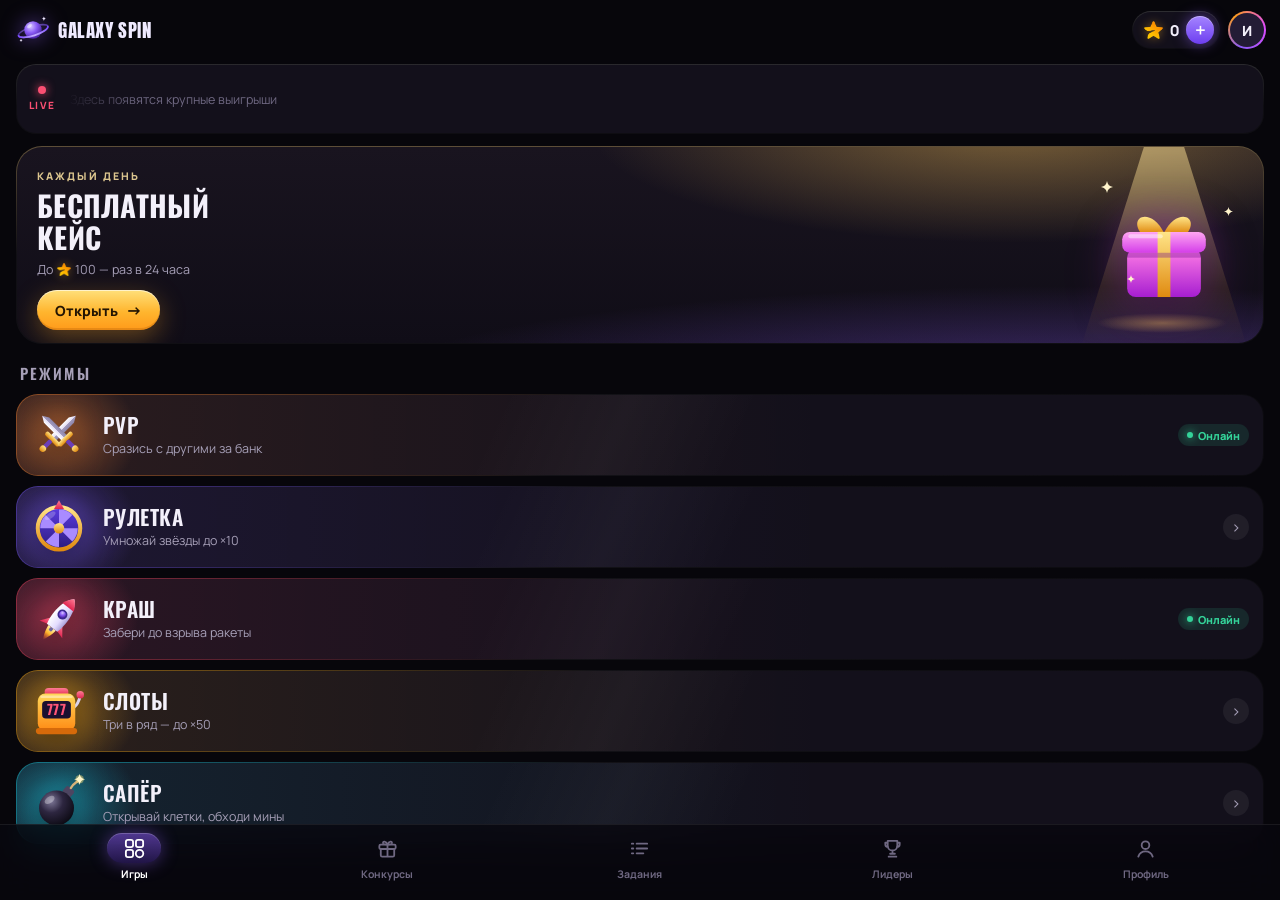
<file: index.html>
<!DOCTYPE html>
<html lang="ru">
<head>
  <meta charset="UTF-8" />
  <meta name="viewport" content="width=device-width, initial-scale=1.0, maximum-scale=1.0, user-scalable=no, viewport-fit=cover" />
  <meta name="theme-color" content="#07060b" />
  <title>Galaxy Spin</title>
  <script src="https://telegram.org/js/telegram-web-app.js"></script>
  <link rel="preconnect" href="https://fonts.googleapis.com">
  <link rel="preconnect" href="https://fonts.gstatic.com" crossorigin>
  <link href="https://fonts.googleapis.com/css2?family=Anton&family=Manrope:wght@400;500;600;700;800&family=Oswald:wght@500;600;700&display=swap" rel="stylesheet">
  <link rel="stylesheet" href="css/style.css?v=6" />
</head>
<body>
  <!-- ===== SVG sprite: brand, game and UI icons ===== -->
  <svg class="svg-sprite" aria-hidden="true" xmlns="http://www.w3.org/2000/svg">
    <defs>
      <radialGradient id="g-planet" cx=".36" cy=".3" r=".8"><stop offset="0" stop-color="#d6c6ff"/><stop offset=".45" stop-color="#8b5cf6"/><stop offset="1" stop-color="#3b1590"/></radialGradient>
      <linearGradient id="g-ring" x1="0" y1="0" x2="1" y2="0"><stop offset="0" stop-color="#7c4dff"/><stop offset=".5" stop-color="#c7b3ff"/><stop offset="1" stop-color="#7c4dff"/></linearGradient>
      <linearGradient id="g-blade" x1="0" y1="0" x2="1" y2="0"><stop offset="0" stop-color="#ffffff"/><stop offset=".5" stop-color="#e2dcf5"/><stop offset=".51" stop-color="#a39cc0"/><stop offset="1" stop-color="#8a83a8"/></linearGradient>
      <linearGradient id="g-goldmetal" x1="0" y1="0" x2="0" y2="1"><stop offset="0" stop-color="#ffe588"/><stop offset="1" stop-color="#e08a10"/></linearGradient>
      <linearGradient id="g-gift" x1="0" y1="0" x2="0" y2="1"><stop offset="0" stop-color="#ff7ce6"/><stop offset="1" stop-color="#a61ed0"/></linearGradient>
      <linearGradient id="g-giftlid" x1="0" y1="0" x2="0" y2="1"><stop offset="0" stop-color="#ffa6f2"/><stop offset="1" stop-color="#d43ee9"/></linearGradient>
      <linearGradient id="g-rocket" x1="0" y1="0" x2="1" y2="0"><stop offset="0" stop-color="#ffffff"/><stop offset=".6" stop-color="#e3dcff"/><stop offset="1" stop-color="#a99fd8"/></linearGradient>
      <linearGradient id="g-rose" x1="0" y1="0" x2="0" y2="1"><stop offset="0" stop-color="#ff7d95"/><stop offset="1" stop-color="#e02450"/></linearGradient>
      <linearGradient id="g-flame" x1="0" y1="0" x2="0" y2="1"><stop offset="0" stop-color="#fff2a8"/><stop offset=".45" stop-color="#ffb42a"/><stop offset="1" stop-color="#ff5a1f" stop-opacity="0"/></linearGradient>
      <linearGradient id="g-amber" x1="0" y1="0" x2="0" y2="1"><stop offset="0" stop-color="#ffd85a"/><stop offset="1" stop-color="#ff8a14"/></linearGradient>
      <radialGradient id="g-bomb" cx=".35" cy=".3" r=".75"><stop offset="0" stop-color="#7e7898"/><stop offset=".45" stop-color="#2d2640"/><stop offset="1" stop-color="#0c0a13"/></radialGradient>
      <linearGradient id="g-wheel" x1="0" y1="0" x2="0" y2="1"><stop offset="0" stop-color="#5d3de6"/><stop offset="1" stop-color="#2a1a7a"/></linearGradient>
      <linearGradient id="g-gem" x1="0" y1="0" x2="0" y2="1"><stop offset="0" stop-color="#cffafe"/><stop offset=".45" stop-color="#22d3ee"/><stop offset="1" stop-color="#0e7490"/></linearGradient>
      <linearGradient id="g-trophy" x1="0" y1="0" x2="0" y2="1"><stop offset="0" stop-color="#ffe588"/><stop offset=".6" stop-color="#ffb42a"/><stop offset="1" stop-color="#d87a06"/></linearGradient>
      <g id="sword">
        <path d="M24 3 L27 8 L27 28 L21 28 L21 8 Z" fill="url(#g-blade)"/>
        <rect x="16.5" y="27.5" width="15" height="3.8" rx="1.9" fill="url(#g-goldmetal)"/>
        <rect x="22.2" y="31" width="3.6" height="7.5" rx="1.2" fill="#6b3fb8"/>
        <circle cx="24" cy="40.3" r="2.6" fill="url(#g-goldmetal)"/>
      </g>
    </defs>

    <symbol id="i-spark" viewBox="0 0 24 24"><path d="M12 0C13 7 17 11 24 12C17 13 13 17 12 24C11 17 7 13 0 12C7 11 11 7 12 0Z" fill="currentColor"/></symbol>

    <symbol id="i-planet" viewBox="0 0 64 64">
      <g transform="rotate(-18 32 33)"><ellipse cx="32" cy="34" rx="29" ry="8.5" fill="none" stroke="url(#g-ring)" stroke-width="3" opacity=".55"/></g>
      <circle cx="32" cy="32" r="16.5" fill="url(#g-planet)"/>
      <ellipse cx="25.5" cy="24.5" rx="5.2" ry="2.8" fill="#fff" opacity=".45" transform="rotate(-38 25.5 24.5)"/>
      <g transform="rotate(-18 32 33)"><path d="M3 34 A29 8.5 0 0 0 61 34" fill="none" stroke="url(#g-ring)" stroke-width="3.2" stroke-linecap="round"/></g>
      <use href="#i-spark" x="48" y="6" width="9" height="9" color="#efe8ff"/>
      <use href="#i-spark" x="6" y="48" width="7" height="7" color="#efe8ff"/>
    </symbol>

    <symbol id="i-pvp" viewBox="0 0 48 48">
      <use href="#sword" transform="rotate(45 24 22)"/>
      <use href="#sword" transform="rotate(-45 24 22)"/>
    </symbol>

    <symbol id="i-gift" viewBox="0 0 48 48">
      <path d="M24 15.5 C19 5 9.5 8.5 14.5 15.5 Z" fill="url(#g-goldmetal)"/>
      <path d="M24 15.5 C29 5 38.5 8.5 33.5 15.5 Z" fill="url(#g-goldmetal)"/>
      <rect x="9" y="22" width="30" height="19.5" rx="3.5" fill="url(#g-gift)"/>
      <rect x="7" y="15" width="34" height="8.5" rx="3" fill="url(#g-giftlid)"/>
      <rect x="21.4" y="15" width="5.2" height="26.5" fill="url(#g-goldmetal)"/>
      <rect x="9" y="23.5" width="30" height="2" fill="#6d0f8f" opacity=".35"/>
      <rect x="9.5" y="16" width="14" height="1.6" rx=".8" fill="#fff" opacity=".45"/>
    </symbol>

    <symbol id="i-wheel" viewBox="0 0 48 48">
      <circle cx="24" cy="25" r="18" fill="url(#g-wheel)"/>
      <g fill="#a98bff">
        <path d="M24 25 L39 25 A15 15 0 0 1 34.61 35.61 Z"/>
        <path d="M24 25 L24 40 A15 15 0 0 1 13.39 35.61 Z"/>
        <path d="M24 25 L9 25 A15 15 0 0 1 13.39 14.39 Z"/>
        <path d="M24 25 L24 10 A15 15 0 0 1 34.61 14.39 Z"/>
      </g>
      <circle cx="24" cy="25" r="17" fill="none" stroke="url(#g-goldmetal)" stroke-width="3.2"/>
      <circle cx="24" cy="25" r="4.2" fill="url(#g-goldmetal)"/>
      <path d="M24 2.5 L28 9.5 L20 9.5 Z" fill="url(#g-rose)"/>
      <ellipse cx="17" cy="15" rx="5" ry="2.2" fill="#fff" opacity=".22" transform="rotate(-35 17 15)"/>
    </symbol>

    <symbol id="i-rocket" viewBox="0 0 48 48">
      <g transform="rotate(38 24 24)">
        <path d="M20.3 33 C20.8 38.5 22.8 42 24 45 C25.2 42 27.2 38.5 27.7 33 Z" fill="url(#g-flame)"/>
        <path d="M19 26 L12.5 34.5 L19.5 32.5 Z" fill="url(#g-rose)"/>
        <path d="M29 26 L35.5 34.5 L28.5 32.5 Z" fill="url(#g-rose)"/>
        <path d="M24 4 C31.5 10.5 31.5 25 29.2 33 L18.8 33 C16.5 25 16.5 10.5 24 4 Z" fill="url(#g-rocket)"/>
        <path d="M24 4 C27 6.6 28.7 9.4 29.6 12.2 L18.4 12.2 C19.3 9.4 21 6.6 24 4 Z" fill="url(#g-rose)"/>
        <circle cx="24" cy="19.5" r="4" fill="#3b2a8f"/>
        <circle cx="24" cy="19.5" r="2.7" fill="url(#g-planet)"/>
        <rect x="22.6" y="33" width="2.8" height="3" rx=".8" fill="#6f67a0"/>
      </g>
    </symbol>

    <symbol id="i-slots" viewBox="0 0 48 48">
      <path d="M36 21 C39 19 40 16 41 12" fill="none" stroke="#d9d3ee" stroke-width="2.4" stroke-linecap="round"/>
      <circle cx="41" cy="11" r="3" fill="url(#g-rose)"/>
      <rect x="12.5" y="5.5" width="19" height="6.5" rx="3.2" fill="url(#g-rose)"/>
      <rect x="7" y="10" width="30" height="30" rx="6" fill="url(#g-amber)"/>
      <rect x="10.5" y="16" width="23" height="14" rx="3" fill="#1b1030"/>
      <text x="22" y="27.4" text-anchor="middle" font-family="Oswald, sans-serif" font-weight="700" font-size="11" fill="#ff5577" letter-spacing=".5">777</text>
      <rect x="5.5" y="37.5" width="33" height="5" rx="2.5" fill="#d66a0a"/>
      <rect x="9" y="11.5" width="26" height="2" rx="1" fill="#fff" opacity=".4"/>
    </symbol>

    <symbol id="i-bomb" viewBox="0 0 48 48">
      <rect x="27.5" y="11.5" width="8" height="7" rx="1.6" fill="#4d4561" transform="rotate(40 31.5 15)"/>
      <path d="M33.5 12 C35.5 8 38.5 7.5 40 5.5" fill="none" stroke="#d6b27a" stroke-width="1.9" stroke-linecap="round"/>
      <circle cx="22" cy="28" r="14" fill="url(#g-bomb)"/>
      <ellipse cx="16.5" cy="21.5" rx="4.5" ry="2.6" fill="#fff" opacity=".32" transform="rotate(-35 16.5 21.5)"/>
      <circle cx="40.5" cy="5" r="3.4" fill="#ffe27a" opacity=".45"/>
      <use href="#i-spark" x="36" y="0.5" width="9" height="9" color="#fff6c8"/>
    </symbol>

    <symbol id="i-gem" viewBox="0 0 48 48">
      <path d="M7 17 L15 7 H33 L41 17 L24 42 Z" fill="url(#g-gem)"/>
      <path d="M15 7 L19 17 L7 17 Z" fill="#fff" opacity=".35"/>
      <path d="M7 17 H41" stroke="#ecfeff" stroke-opacity=".75" stroke-width="1.2"/>
      <path d="M15 7 L19 17 L24 7 L29 17 L33 7" fill="none" stroke="#ecfeff" stroke-opacity=".6" stroke-width="1.2" stroke-linejoin="round"/>
      <path d="M19 17 L24 42 L29 17" fill="none" stroke="#0e7490" stroke-opacity=".5" stroke-width="1.2"/>
    </symbol>

    <symbol id="i-trophy" viewBox="0 0 48 48">
      <path d="M14 8 H34 V19 A10 10 0 0 1 14 19 Z" fill="url(#g-trophy)"/>
      <path d="M14 11 H8.5 V14 A7 7 0 0 0 15.5 21 M34 11 H39.5 V14 A7 7 0 0 1 32.5 21" fill="none" stroke="url(#g-trophy)" stroke-width="3" stroke-linecap="round"/>
      <rect x="21.5" y="28" width="5" height="7" fill="#d87a06"/>
      <rect x="15" y="35" width="18" height="6" rx="2" fill="url(#g-trophy)"/>
      <rect x="16.5" y="10" width="4" height="10" rx="2" fill="#fff" opacity=".4"/>
      <use href="#i-spark" x="30" y="1" width="8" height="8" color="#fff6c8"/>
    </symbol>

    <!-- UI line icons -->
    <symbol id="t-games" viewBox="0 0 24 24"><g fill="none" stroke="currentColor" stroke-width="1.9" stroke-linejoin="round"><rect x="3" y="3" width="7.5" height="7.5" rx="2.2"/><rect x="13.5" y="3" width="7.5" height="7.5" rx="2.2"/><rect x="3" y="13.5" width="7.5" height="7.5" rx="2.2"/><circle cx="17.25" cy="17.25" r="3.9"/></g></symbol>
    <symbol id="t-gift" viewBox="0 0 24 24"><g fill="none" stroke="currentColor" stroke-width="1.9" stroke-linejoin="round" stroke-linecap="round"><rect x="3.5" y="8" width="17" height="4.5" rx="1.3"/><path d="M5 12.5V19a1.5 1.5 0 0 0 1.5 1.5h11A1.5 1.5 0 0 0 19 19v-6.5M12 8v12.5M12 8C10.5 4 6.5 4 7.5 6.8 8 8 12 8 12 8Zm0 0c1.5-4 5.5-4 4.5-1.2C16 8 12 8 12 8Z"/></g></symbol>
    <symbol id="t-tasks" viewBox="0 0 24 24"><g fill="none" stroke="currentColor" stroke-width="1.9" stroke-linecap="round" stroke-linejoin="round"><path d="M4 7h1.5M4 12h1.5M4 17h1.5M9 7h11M9 12h11M9 17h7"/></g></symbol>
    <symbol id="t-trophy" viewBox="0 0 24 24"><g fill="none" stroke="currentColor" stroke-width="1.9" stroke-linecap="round" stroke-linejoin="round"><path d="M7 4h10v5a5 5 0 0 1-10 0V4ZM7 6H4.5v1.5A3 3 0 0 0 7.5 10.5M17 6h2.5v1.5a3 3 0 0 1-3 3M12 14v3.5M8 20.5h8M9.5 17.5h5"/></g></symbol>
    <symbol id="t-user" viewBox="0 0 24 24"><g fill="none" stroke="currentColor" stroke-width="1.9" stroke-linecap="round"><circle cx="12" cy="8.5" r="4"/><path d="M4.5 20.5c1.2-3.6 4-5.5 7.5-5.5s6.3 1.9 7.5 5.5"/></g></symbol>
    <symbol id="i-tg" viewBox="0 0 24 24"><path fill="currentColor" d="M20.6 4.3 3.5 10.9c-1.1.44-1.1 1.07-.2 1.35l4.4 1.37 1.7 5.2c.2.57.1.8.7.8.46 0 .66-.21.92-.46l2.2-2.14 4.58 3.38c.84.46 1.45.22 1.66-.78l3-14.16c.31-1.23-.47-1.79-1.26-1.43ZM8.8 13.4l8.9-5.6c.44-.27.85-.12.52.18l-7.64 6.9-.3 3.16-1.48-4.64Z"/></symbol>
    <symbol id="i-yt" viewBox="0 0 24 24"><path fill="currentColor" d="M9.5 7.8v8.4c0 .5.55.8.97.53l6.6-4.2a.63.63 0 0 0 0-1.06l-6.6-4.2a.63.63 0 0 0-.97.53Z"/></symbol>
    <symbol id="i-ig" viewBox="0 0 24 24"><g fill="none" stroke="currentColor" stroke-width="2"><rect x="4" y="4" width="16" height="16" rx="5"/><circle cx="12" cy="12" r="3.6"/></g><circle cx="16.8" cy="7.2" r="1.2" fill="currentColor"/></symbol>
    <symbol id="i-link" viewBox="0 0 24 24"><g fill="none" stroke="currentColor" stroke-width="2.1" stroke-linecap="round"><path d="M10.5 13.5a4 4 0 0 0 5.66 0l3-3a4 4 0 0 0-5.66-5.66l-1 1"/><path d="M13.5 10.5a4 4 0 0 0-5.66 0l-3 3a4 4 0 0 0 5.66 5.66l1-1"/></g></symbol>
    <symbol id="i-users" viewBox="0 0 24 24"><g fill="none" stroke="currentColor" stroke-width="2" stroke-linecap="round"><circle cx="9" cy="8.5" r="3.5"/><path d="M2.8 19.5c.9-3 3.2-4.6 6.2-4.6s5.3 1.6 6.2 4.6"/><path d="M15.5 5.2a3.4 3.4 0 0 1 0 6.6M17.5 14.9c1.9.5 3.2 2 3.8 4.6"/></g></symbol>
    <symbol id="i-check" viewBox="0 0 24 24"><path d="M5 12.5l4.5 4.5L19 7.5" fill="none" stroke="currentColor" stroke-width="2.6" stroke-linecap="round" stroke-linejoin="round"/></symbol>
    <symbol id="i-copy" viewBox="0 0 24 24"><g fill="none" stroke="currentColor" stroke-width="2" stroke-linejoin="round"><rect x="8.5" y="8.5" width="11.5" height="11.5" rx="2.8"/><path d="M15.5 8.5V6.3A2.3 2.3 0 0 0 13.2 4H6.3A2.3 2.3 0 0 0 4 6.3v6.9a2.3 2.3 0 0 0 2.3 2.3h2.2"/></g></symbol>
  </svg>

  <div id="app">
    <!-- Loader -->
    <div id="loader" class="loader">
      <svg class="loader-logo"><use href="#i-planet"/></svg>
      <div class="loader-text">GALAXY SPIN</div>
      <div class="loader-bar"><div class="loader-bar-fill"></div></div>
    </div>

    <!-- Main App -->
    <div id="main" class="hidden">
      <!-- Top bar -->
      <div class="topbar">
        <div class="logo"><svg><use href="#i-planet"/></svg><b>GALAXY SPIN</b></div>
        <div class="topbar-right">
          <div class="balance" onclick="showDepositModal()">
            <img class="star" src="assets/tg_star.png" alt="">
            <span id="user-balance">0</span>
            <span class="plus">+</span>
          </div>
          <div class="topbar-avatar" id="user-avatar"><span>?</span></div>
        </div>
      </div>

      <!-- Pages -->
      <div id="page-cases" class="page active"></div>
      <div id="page-contests" class="page hidden"></div>
      <div id="page-tasks" class="page hidden"></div>
      <div id="page-leaders" class="page hidden"></div>
      <div id="page-profile" class="page hidden"></div>

      <!-- Bottom nav -->
      <nav class="bottom-nav">
        <button class="nav-btn active" data-page="cases">
          <span class="nav-ic"><svg><use href="#t-games"/></svg></span>Игры
        </button>
        <button class="nav-btn" data-page="contests">
          <span class="nav-ic"><svg><use href="#t-gift"/></svg></span>Конкурсы
          <div class="nav-badge" id="contests-badge" style="display:none"></div>
        </button>
        <button class="nav-btn" data-page="tasks">
          <span class="nav-ic"><svg><use href="#t-tasks"/></svg></span>Задания
          <div class="nav-badge" id="tasks-badge" style="display:none"></div>
        </button>
        <button class="nav-btn" data-page="leaders">
          <span class="nav-ic"><svg><use href="#t-trophy"/></svg></span>Лидеры
        </button>
        <button class="nav-btn" data-page="profile">
          <span class="nav-ic"><svg><use href="#t-user"/></svg></span>Профиль
        </button>
      </nav>
    </div>
  </div>

  <!-- Modal overlay -->
  <div id="modal-overlay" class="modal-overlay hidden">
    <div id="modal-content" class="modal-content"></div>
  </div>

  <script src="js/config.js"></script>
  <script src="js/api.js?v=6"></script>
  <script src="js/pages/cases.js?v=6"></script>
  <script src="js/pages/contests.js?v=4"></script>
  <script src="js/pages/tasks.js?v=4"></script>
  <script src="js/pages/leaders.js?v=4"></script>
  <script src="js/pages/profile.js?v=5"></script>
  <script src="js/app.js?v=6"></script>
  <script>
    // Fallback: если JS упал — всё равно показать приложение через 3 сек
    setTimeout(function() {
      var loader = document.getElementById('loader');
      var main = document.getElementById('main');
      if (loader && !loader.classList.contains('hidden')) {
        loader.classList.add('hidden');
        if (main) main.classList.remove('hidden');
      }
    }, 3000);
  </script>
</body>
</html>
</file>
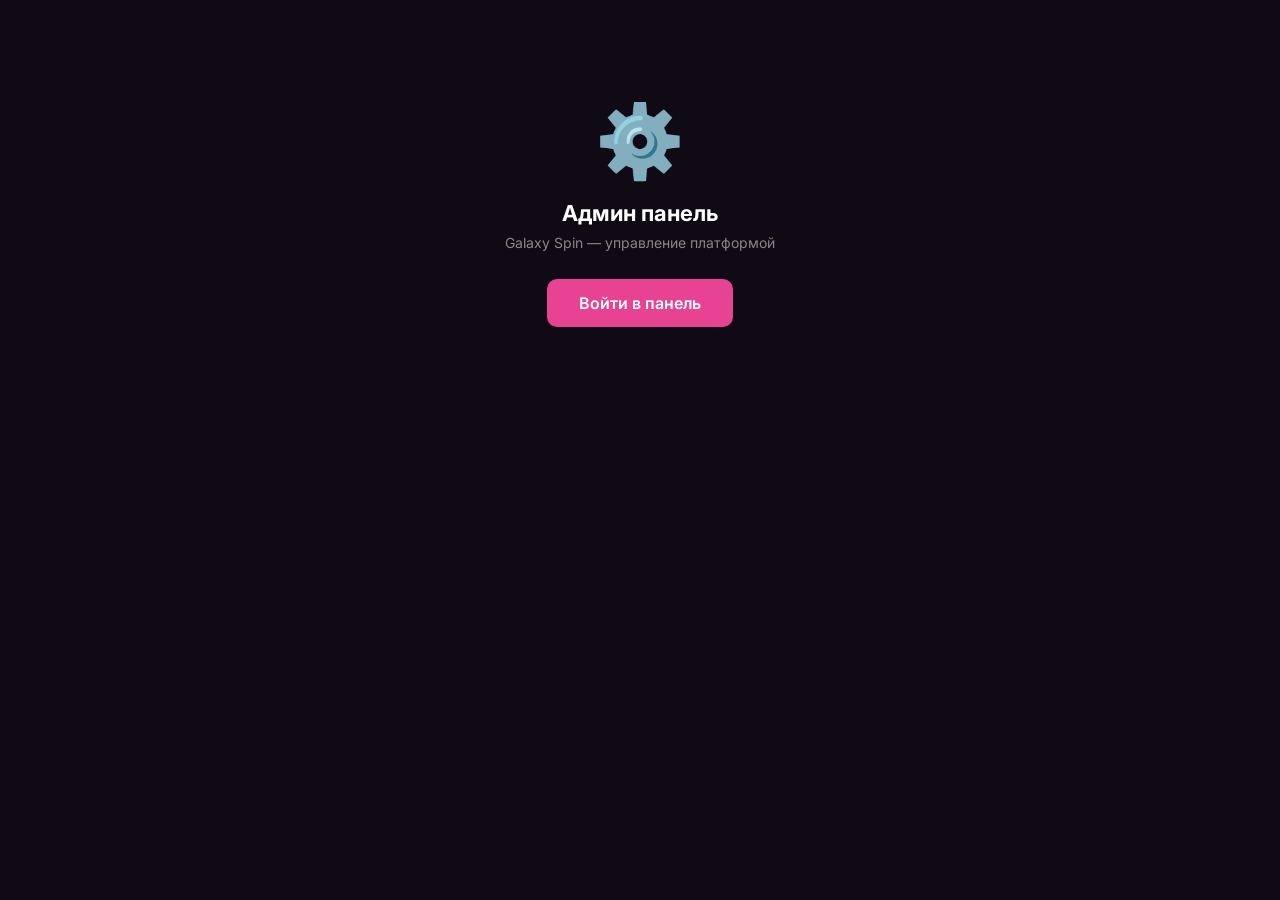
<file: admin.html>
<!DOCTYPE html>
<html lang="ru">
<head>
  <meta charset="UTF-8"/>
  <meta name="viewport" content="width=device-width,initial-scale=1,maximum-scale=1,user-scalable=no"/>
  <title>Админ панель</title>
  <script src="https://telegram.org/js/telegram-web-app.js"></script>
  <link href="https://fonts.googleapis.com/css2?family=Inter:wght@400;500;600;700&display=swap" rel="stylesheet">
  <style>
    *{box-sizing:border-box;margin:0;padding:0}
    body{font-family:'Inter',sans-serif;background:#0f0a14;color:#fff;min-height:100vh;padding:16px}
    h1{font-size:20px;font-weight:700;margin-bottom:4px}
    .subtitle{font-size:13px;color:#888;margin-bottom:20px}
    .section{background:#1a0f2e;border-radius:14px;padding:16px;margin-bottom:14px}
    .section-title{font-size:13px;font-weight:600;color:#aaa;text-transform:uppercase;letter-spacing:.5px;margin-bottom:12px}
    input[type=text],input[type=number]{
      background:#0f0a14;border:1px solid #333;border-radius:10px;
      color:#fff;font-family:'Inter',sans-serif;font-size:15px;
      padding:10px 12px;width:100%;outline:none;
    }
    input:focus{border-color:#e84393}
    .row{display:flex;gap:8px;align-items:center}
    .row input{flex:1}
    button{
      background:#e84393;border:none;border-radius:10px;color:#fff;
      font-family:'Inter',sans-serif;font-size:14px;font-weight:600;
      padding:10px 16px;cursor:pointer;white-space:nowrap;
    }
    button:active{opacity:.8}
    button.danger{background:#e74c3c}
    button.secondary{background:#221238}
    button.success{background:#27ae60}
    .user-list{display:flex;flex-direction:column;gap:6px}
    .user-card{
      background:#0f0a14;border-radius:10px;padding:12px;
      display:flex;align-items:center;gap:10px;
    }
    .user-card.banned-card{border:1px solid #e74c3c22;background:#1a0e0e}
    .user-avatar{
      width:36px;height:36px;border-radius:50%;background:#e84393;
      display:flex;align-items:center;justify-content:center;
      font-size:16px;font-weight:700;flex-shrink:0;
    }
    .user-avatar.banned-av{background:#e74c3c}
    .user-info{flex:1;min-width:0}
    .user-name{font-size:14px;font-weight:600;white-space:nowrap;overflow:hidden;text-overflow:ellipsis}
    .user-meta{font-size:12px;color:#888}
    .user-balance{font-size:15px;font-weight:700;color:#ffd700;white-space:nowrap}
    .user-actions{display:flex;gap:6px;margin-top:8px;flex-wrap:wrap}
    .user-actions button{font-size:12px;padding:6px 10px}
    .roulette-row{display:flex;align-items:center;gap:8px;margin-bottom:8px}
    .roulette-label{font-size:13px;width:60px;flex-shrink:0}
    .roulette-row input{width:70px;flex:none;text-align:center}
    .roulette-mult{font-size:12px;color:#888;width:30px}
    .toast{
      position:fixed;bottom:80px;left:50%;transform:translateX(-50%);
      background:#e84393;border-radius:10px;padding:10px 18px;
      font-size:14px;font-weight:600;z-index:999;opacity:0;
      transition:opacity .2s;pointer-events:none;white-space:nowrap;
    }
    .toast.show{opacity:1}
    #access-denied{text-align:center;padding:60px 20px}
    #access-denied .icon{font-size:64px;margin-bottom:16px}
    #access-denied p{color:#888;font-size:15px;margin-bottom:20px}
    #login-screen{text-align:center;padding:80px 20px}
    #login-screen .icon{font-size:72px;margin-bottom:16px}
    #login-screen h2{font-size:22px;font-weight:700;margin-bottom:8px}
    #login-screen p{color:#888;font-size:14px;margin-bottom:28px}
    #login-screen button{font-size:16px;padding:14px 32px}
    .search-row{display:flex;gap:8px;margin-bottom:12px}
    .search-row input{flex:1}
    .balance-display{
      font-size:28px;font-weight:700;color:#ffd700;
      text-align:center;margin-bottom:14px;
    }
    .balance-hint{font-size:12px;color:#666;text-align:center;margin-bottom:10px}
    input[type=range]{
      width:100%;accent-color:#e84393;height:6px;
      -webkit-appearance:none;background:#221238;border-radius:3px;outline:none;
    }
    input[type=range]::-webkit-slider-thumb{
      -webkit-appearance:none;width:20px;height:20px;
      border-radius:50%;background:#e84393;cursor:pointer;
    }
    .luck-label{
      display:flex;justify-content:space-between;
      font-size:12px;color:#666;margin-top:4px;margin-bottom:12px;
    }
    .luck-current{
      font-size:32px;font-weight:700;text-align:center;
      margin-bottom:8px;
    }
    .ban-row{display:flex;gap:8px;margin-bottom:10px}
    .ban-row input{flex:1}
  </style>
</head>
<body>

  <!-- Экран входа -->
  <div id="login-screen">
    <div class="icon">⚙️</div>
    <h2>Админ панель</h2>
    <p>Galaxy Spin — управление платформой</p>
    <button onclick="doLogin()" id="login-btn">Войти в панель</button>
  </div>

  <!-- Нет доступа -->
  <div id="access-denied" style="display:none">
    <div class="icon">🔒</div>
    <h2 style="margin-bottom:8px">Нет доступа</h2>
    <p id="denied-msg">Эта страница только для администраторов</p>
    <button class="secondary" onclick="resetToLogin()">← Назад</button>
  </div>

  <!-- Панель -->
  <div id="admin-panel" style="display:none">
    <div style="display:flex;align-items:center;justify-content:space-between;margin-bottom:4px">
      <h1>⚙️ Админ панель</h1>
      <button class="secondary" style="padding:8px 14px;font-size:13px" onclick="window.location.href='index.html?t=' + Date.now()">← В игру</button>
    </div>
    <div class="subtitle" id="admin-subtitle">Galaxy Spin</div>

    <!-- Мой баланс -->
    <div class="section">
      <div class="section-title">💰 Мой баланс</div>
      <div class="balance-display" id="my-balance-display">⭐ —</div>
      <div class="balance-hint">Добавить или забрать звёзды у себя</div>
      <div class="row" style="margin-bottom:10px">
        <input type="number" id="self-amount" value="1000" min="1" style="flex:1">
        <button onclick="selfBalance('add')" class="success">➕ Дать</button>
        <button onclick="selfBalance('sub')" class="danger">➖ Забрать</button>
      </div>
      <div style="display:flex;gap:8px;flex-wrap:wrap">
        <button class="secondary" style="flex:1;padding:8px;font-size:12px" onclick="setSelfAmt(100)">100</button>
        <button class="secondary" style="flex:1;padding:8px;font-size:12px" onclick="setSelfAmt(500)">500</button>
        <button class="secondary" style="flex:1;padding:8px;font-size:12px" onclick="setSelfAmt(1000)">1 000</button>
        <button class="secondary" style="flex:1;padding:8px;font-size:12px" onclick="setSelfAmt(5000)">5 000</button>
        <button class="secondary" style="flex:1;padding:8px;font-size:12px" onclick="setSelfAmt(10000)">10 000</button>
      </div>
    </div>

    <!-- Удача рулетки -->
    <div class="section">
      <div class="section-title">🎲 Моя удача в рулетке</div>
      <div class="luck-current" id="luck-display">50%</div>
      <input type="range" id="luck-slider" min="0" max="100" value="50" oninput="onLuckSlider(this.value)">
      <div class="luck-label"><span>0% — всегда проигрыш</span><span>100% — всегда выигрыш</span></div>
      <button onclick="saveLuck()" style="width:100%">💾 Сохранить локально</button>
      <div style="font-size:11px;color:#666;margin-top:8px;text-align:center">
        Применяется ко всем играм только для тебя. Хранится в браузере.
      </div>
    </div>

    <!-- Бан / Разбан -->
    <div class="section">
      <div class="section-title">🔨 Бан / Разбан</div>
      <div class="ban-row">
        <input type="text" id="ban-input" placeholder="username (без @) или ID">
      </div>
      <div style="display:flex;gap:8px">
        <button class="danger" style="flex:1" onclick="banUser()">🔨 Забанить</button>
        <button class="success" style="flex:1" onclick="unbanUser()">✅ Разбанить</button>
      </div>
    </div>

    <!-- Пользователи -->
    <div class="section">
      <div class="section-title">👥 Пользователи</div>
      <div class="search-row">
        <input type="text" id="search-input" placeholder="Имя, @username или ID..." oninput="searchUsers()">
      </div>
      <div id="user-list" class="user-list">
        <div style="color:#888;font-size:13px;text-align:center;padding:10px">Загрузка...</div>
      </div>
    </div>

    <!-- Сброс данных -->
    <div class="section" style="border:1px solid #e74c3c44">
      <div class="section-title" style="color:#e74c3c">⚠️ Сброс данных (перед запуском)</div>
      <div style="font-size:12px;color:#888;margin-bottom:12px">Обнуляет все балансы, историю игр, задания и заявки на вывод. Действие необратимо.</div>
      <button onclick="resetAllBalances()" style="width:100%;background:#c0392b;color:#fff;border:none;padding:12px;border-radius:10px;font-size:14px;font-weight:700;cursor:pointer">🗑️ Обнулить всё и начать чисто</button>
    </div>

    <!-- Конкурсы -->
    <div class="section">
      <div class="section-title">🏆 Конкурсы</div>
      <input type="text" id="ct-title" placeholder="Название, например «Неделя ставок»" maxlength="80" style="margin-bottom:10px">
      <div style="font-size:12px;color:#aaa;margin-bottom:6px">Рейтинг по</div>
      <div style="display:flex;gap:8px;margin-bottom:12px">
        <button id="ct-metric-bets" onclick="ctMetric('bets')" style="flex:1">🎰 Сумме ставок</button>
        <button id="ct-metric-deposits" onclick="ctMetric('deposits')" class="secondary" style="flex:1">💳 Сумме пополнений</button>
      </div>
      <div class="row" style="margin-bottom:10px">
        <div style="flex:1">
          <div style="font-size:12px;color:#aaa;margin-bottom:6px">Порог участия, ⭐</div>
          <input type="number" id="ct-min" value="500" min="0">
        </div>
        <div style="flex:1">
          <div style="font-size:12px;color:#aaa;margin-bottom:6px">Длительность, часов</div>
          <input type="number" id="ct-hours" value="168" min="1">
        </div>
      </div>
      <div style="display:flex;gap:6px;margin-bottom:12px">
        <button class="secondary" style="flex:1;padding:7px;font-size:12px" onclick="ctHours(24)">1 день</button>
        <button class="secondary" style="flex:1;padding:7px;font-size:12px" onclick="ctHours(72)">3 дня</button>
        <button class="secondary" style="flex:1;padding:7px;font-size:12px" onclick="ctHours(168)">7 дней</button>
        <button class="secondary" style="flex:1;padding:7px;font-size:12px" onclick="ctHours(720)">30 дней</button>
      </div>
      <div style="font-size:12px;color:#aaa;margin-bottom:6px">Призы по местам, ⭐ (через запятую: 1-е, 2-е, …)</div>
      <input type="text" id="ct-prizes" value="1000, 500, 250" style="margin-bottom:12px">
      <button onclick="createContest()" style="width:100%">🚀 Запустить конкурс</button>
      <div style="font-size:11px;color:#666;margin:8px 0 14px;text-align:center">
        Считаются только обычные звёзды с момента запуска. Админы и забаненные не участвуют.
        В срок бот сам начислит призы и напишет победителям.
      </div>
      <div id="contests-admin-list"></div>
    </div>

    <!-- Заявки на вывод -->
    <div class="section">
      <div class="section-title">📋 Заявки на вывод</div>
      <div style="display:flex;gap:8px;margin-bottom:12px">
        <button class="secondary" style="flex:1;font-size:12px;padding:8px" onclick="loadWithdrawals('pending')">⏳ Ожидают</button>
        <button class="secondary" style="flex:1;font-size:12px;padding:8px" onclick="loadWithdrawals('done')">✅ Выведены</button>
        <button class="secondary" style="flex:1;font-size:12px;padding:8px" onclick="loadWithdrawals('')">Все</button>
      </div>
      <div id="withdrawals-list">
        <div style="color:#888;font-size:13px;text-align:center;padding:10px">Нажми фильтр выше</div>
      </div>
    </div>

    <!-- Глобальные шансы -->
    <div class="section">
      <div class="section-title">🌍 Глобальные шансы (для всех)</div>
      <div class="luck-current" id="global-luck-display">50%</div>
      <input type="range" id="global-luck-slider" min="0" max="100" value="50" oninput="onGlobalLuck(this.value)">
      <div class="luck-label"><span>0% — всегда проигрыш</span><span>100% — всегда выигрыш</span></div>
      <button onclick="saveGlobalChance()" style="width:100%">💾 Применить для всех</button>
      <div style="font-size:11px;color:#666;margin-top:8px;text-align:center">Базовый шанс выигрыша для всех игроков: рулетка, слоты, бесплатный кейс, краш. Сапёр и PvP от него не зависят.</div>
    </div>
  </div>

  <!-- Модалка звёзд -->
  <div id="give-modal" style="display:none;position:fixed;inset:0;background:rgba(0,0,0,.7);z-index:100;align-items:flex-end;justify-content:center">
    <div style="background:#1a0f2e;border-radius:20px 20px 0 0;padding:20px;width:100%;max-width:480px">
      <div style="font-size:16px;font-weight:700;margin-bottom:4px">⭐ Выдать звёзды</div>
      <div id="give-user-name" style="font-size:13px;color:#888;margin-bottom:14px"></div>
      <div style="font-size:13px;color:#aaa;margin-bottom:6px">Действие</div>
      <div style="display:flex;gap:8px;margin-bottom:14px">
        <button id="btn-add" onclick="setAction('add')" style="flex:1">➕ Добавить</button>
        <button id="btn-set" onclick="setAction('set')" class="secondary" style="flex:1">🔧 Установить</button>
      </div>
      <div style="font-size:13px;color:#aaa;margin-bottom:6px">Количество звёзд</div>
      <input type="number" id="give-amount" value="1000" style="margin-bottom:14px">
      <div style="display:flex;gap:8px;flex-wrap:wrap;margin-bottom:16px">
        <button class="secondary" style="flex:1;min-width:50px;padding:8px" onclick="document.getElementById('give-amount').value=100">100</button>
        <button class="secondary" style="flex:1;min-width:50px;padding:8px" onclick="document.getElementById('give-amount').value=500">500</button>
        <button class="secondary" style="flex:1;min-width:50px;padding:8px" onclick="document.getElementById('give-amount').value=1000">1000</button>
        <button class="secondary" style="flex:1;min-width:50px;padding:8px" onclick="document.getElementById('give-amount').value=5000">5000</button>
        <button class="secondary" style="flex:1;min-width:50px;padding:8px" onclick="document.getElementById('give-amount').value=10000">10000</button>
      </div>
      <div id="demo-hint" style="font-size:11px;color:#e67e22;background:rgba(230,126,34,.1);border-radius:8px;padding:8px 10px;margin-bottom:12px;display:flex;align-items:center;gap:6px">
        ⚠️ Выданные звёзды являются <b>демо</b> — игрок не сможет их вывести
      </div>
      <div style="display:flex;gap:8px">
        <button style="flex:1;background:#221238" onclick="closeGiveModal()">Отмена</button>
        <button style="flex:1" onclick="confirmGive()">Выдать</button>
      </div>
    </div>
  </div>

  <div class="toast" id="toast"></div>

  <script src="js/config.js"></script>
  <script>
    const tg = window.Telegram?.WebApp;
    const API_BASE = (typeof CONFIG !== 'undefined' && CONFIG.API_BASE)
      ? CONFIG.API_BASE
      : 'http://localhost:8000';

    let _giveUserId = null;
    let _giveAction = 'add';
    let _searchTimer = null;
    const _usersMap = {};
    let _myUserId = null;
    let _myBalance = null;

    // Получаем init_data: из Telegram или из URL hash (для отладки)
    function getInitData() {
      // 1. Из Telegram WebApp
      if (tg?.initData) {
        console.log('[admin] initData from Telegram, length:', tg.initData.length);
        return tg.initData;
      }
      // 2. Из hash (#...) - без ограничений по длине
      const hash = window.location.hash.slice(1); // убираем #
      if (hash) {
        console.log('[admin] initData from hash, length:', hash.length);
        return decodeURIComponent(hash);
      }
      // 3. Пустая строка (ошибка авторизации)
      console.warn('[admin] No initData available!');
      return '';
    }

    async function api(method, path, data = null) {
      const initData = getInitData();
      console.log('[admin] api call:', method, path, 'initData length:', initData?.length || 0);
      
      const opts = {
        method,
        headers: {
          'Content-Type': 'application/json',
          'X-Init-Data': initData,
          'ngrok-skip-browser-warning': 'true',
        },
      };
      if (data) opts.body = JSON.stringify(data);
      try {
        console.log('[admin] fetching:', API_BASE + path);
        const res = await fetch(API_BASE + path, opts);
        console.log('[admin] response status:', res.status);
        if (!res.ok) {
          const err = await res.json().catch(() => ({}));
          return { __error: true, status: res.status, detail: err.detail || 'Ошибка' };
        }
        const result = await res.json();
        console.log('[admin] response:', result);
        return result;
      } catch(e) {
        console.error('[admin] fetch error:', e);
        return { __error: true, detail: 'Нет соединения', _exception: e?.message };
      }
    }

    // Имена и username задают сами игроки — в HTML только через esc()
    function esc(v) {
      return String(v ?? '').replace(/[&<>"']/g, c => ({ '&': '&amp;', '<': '&lt;', '>': '&gt;', '"': '&quot;', "'": '&#39;' }[c]));
    }

    function toast(msg, color) {
      const el = document.getElementById('toast');
      el.textContent = msg;
      el.style.background = color || '#e84393';
      el.classList.add('show');
      setTimeout(() => el.classList.remove('show'), 2500);
    }

    function resetToLogin() {
      document.getElementById('access-denied').style.display = 'none';
      document.getElementById('admin-panel').style.display = 'none';
      document.getElementById('login-screen').style.display = 'block';
      document.getElementById('login-btn').textContent = 'Войти в панель';
      document.getElementById('login-btn').disabled = false;
      _myUserId = null;
    }

    async function doLogin() {
      const btn = document.getElementById('login-btn');
      btn.textContent = 'Проверка...';
      btn.disabled = true;

      if (tg) { tg.ready(); tg.expand(); tg.setHeaderColor('#0f0a14'); tg.setBackgroundColor('#0f0a14'); }

      console.log('[admin] doLogin called, initData present:', !!getInitData());

      try {
        const check = await Promise.race([
          api('GET', '/admin/check'),
          new Promise((_, reject) => setTimeout(() => reject(new Error('timeout')), 8000))
        ]);

        console.log('[admin] check result:', check);

        if (!check || check.__error) {
          document.getElementById('login-screen').style.display = 'none';
          document.getElementById('denied-msg').textContent = `Эта страница только для администраторов. Ошибка: ${check?.detail || 'Нет соединения'}`;
          document.getElementById('access-denied').style.display = 'block';
          return;
        }

        _myUserId = check.user_id;
        document.getElementById('admin-subtitle').textContent = `Вы вошли как @${check.user}`;
        document.getElementById('login-screen').style.display = 'none';
        document.getElementById('admin-panel').style.display = 'block';

        loadMyBalance();
        loadLuckSlider();
        loadGlobalChance();
        loadUsers();
        loadChannelTask();
        loadContests();

      } catch(e) {
        console.error('[admin] doLogin error:', e);
        document.getElementById('login-screen').style.display = 'none';
        const msg = e.message === 'timeout'
          ? 'Сервер не отвечает — проверь интернет или backend'
          : `Ошибка соединения: ${e.message}`;
        document.getElementById('denied-msg').textContent = msg;
        document.getElementById('access-denied').style.display = 'block';
      }
    }

    // ===== МОЙ БАЛАНС =====
    async function loadMyBalance() {
      if (!_myUserId) return;
      const r = await api('GET', '/users/me');
      if (r && !r.__error) {
        _myBalance = r.balance;
        document.getElementById('my-balance-display').textContent = '⭐ ' + r.balance.toLocaleString('ru');
      }
    }

    function setSelfAmt(v) {
      document.getElementById('self-amount').value = v;
    }

    async function selfBalance(action) {
      if (!_myUserId) return;
      const amount = parseInt(document.getElementById('self-amount').value) || 0;
      if (amount <= 0) { toast('Введите сумму'); return; }
      const sendAmount = action === 'sub' ? -amount : amount;
      const res = await api('POST', `/admin/users/${_myUserId}/balance`, { amount: sendAmount, action: 'add' });
      if (res?.ok) {
        _myBalance = res.user.balance;
        document.getElementById('my-balance-display').textContent = '⭐ ' + _myBalance.toLocaleString('ru');
        const card = document.getElementById(`user-${_myUserId}`);
        if (card) card.querySelector('.user-balance').textContent = '⭐ ' + _myBalance.toLocaleString('ru');
        toast(action === 'sub' ? '✅ Звёзды сняты' : '✅ Звёзды добавлены', '#27ae60');
        // Принудительно обновляем баланс с сервера
        setTimeout(loadMyBalance, 500);
      } else if (res?.__error) {
        // Перепроверяем — операция могла выполниться
        await loadMyBalance();
        toast('⚠️ Соединение сброшено, проверь баланс выше', '#e67e22');
      } else {
        toast('❌ ' + (res?.detail || 'Ошибка'), '#e74c3c');
      }
    }

    // ===== УДАЧА РУЛЕТКИ =====
    function loadLuckSlider() {
      const stored = localStorage.getItem('admin_luck_override');
      const val = stored !== null ? parseInt(stored) : 50;
      document.getElementById('luck-slider').value = val;
      updateLuckDisplay(val);
    }

    function onLuckSlider(v) {
      updateLuckDisplay(parseInt(v));
    }

    function updateLuckDisplay(v) {
      const el = document.getElementById('luck-display');
      el.textContent = v + '%';
      if (v < 30) el.style.color = '#e74c3c';
      else if (v < 60) el.style.color = '#f39c12';
      else el.style.color = '#27ae60';
    }

    function saveLuck() {
      const v = document.getElementById('luck-slider').value;
      localStorage.setItem('admin_luck_override', v);
      toast('✅ Удача сохранена: ' + v + '%', '#27ae60');
    }

    // ===== БАН / РАЗБАН =====
    async function banUser() {
      const username = document.getElementById('ban-input').value.trim().replace(/^@/, '');
      if (!username) { toast('Введи username или ID'); return; }
      const res = await api('POST', '/admin/ban', { username });
      if (res?.ok) {
        toast('🔨 @' + username + ' заблокирован', '#e74c3c');
        document.getElementById('ban-input').value = '';
        loadUsers(document.getElementById('search-input').value.trim());
      } else {
        toast('❌ ' + (res?.detail || 'Не найден'), '#e74c3c');
      }
    }

    async function unbanUser() {
      const username = document.getElementById('ban-input').value.trim().replace(/^@/, '');
      if (!username) { toast('Введи username или ID'); return; }
      const res = await api('POST', '/admin/unban', { username });
      if (res?.ok) {
        toast('✅ @' + username + ' разблокирован', '#27ae60');
        document.getElementById('ban-input').value = '';
        loadUsers(document.getElementById('search-input').value.trim());
      } else {
        toast('❌ ' + (res?.detail || 'Ошибка'), '#e74c3c');
      }
    }

    // ===== ПОЛЬЗОВАТЕЛИ =====
    function renderUser(u) {
      _usersMap[u.id] = u;
      const initial = esc((u.name || u.username || '?')[0].toUpperCase());
      const isBanned = u.banned;
      return `
        <div class="user-card${isBanned ? ' banned-card' : ''}" id="user-${u.id}">
          <div class="user-avatar${isBanned ? ' banned-av' : ''}">${initial}</div>
          <div class="user-info">
            <div class="user-name">${esc(u.name || 'Без имени')}${isBanned ? ' 🔒' : ''}</div>
            <div class="user-meta">${u.username ? '@' + esc(u.username) : ''} · ID: ${u.id}${u.demo_balance ? ` · демо ${(u.demo_balance).toLocaleString('ru')}` : ''}</div>
            <div class="user-actions">
              <button onclick="openGiveModal(${u.id})">⭐ Звёзды</button>
              <button class="secondary" onclick="resetCooldown(${u.id})">🔄 Сброс кейса</button>
              ${isBanned
                ? `<button class="success" onclick="quickUnban(${u.id})">✅ Разбан</button>`
                : `<button class="danger" onclick="quickBan(${u.id})">🔨 Бан</button>`
              }
            </div>
          </div>
          <div class="user-balance">⭐ ${(u.balance || 0).toLocaleString('ru')}</div>
        </div>`;
    }

    // Бан по ID — работает и для игроков без username
    async function quickBan(userId) {
      const res = await api('POST', '/admin/ban', { username: String(userId) });
      if (res?.ok) {
        toast('🔨 Игрок ' + userId + ' заблокирован', '#e74c3c');
        loadUsers(document.getElementById('search-input').value.trim());
      } else {
        toast('❌ ' + (res?.detail || 'Ошибка'), '#e74c3c');
      }
    }

    async function quickUnban(userId) {
      const res = await api('POST', '/admin/unban', { username: String(userId) });
      if (res?.ok) {
        toast('✅ Игрок ' + userId + ' разблокирован', '#27ae60');
        loadUsers(document.getElementById('search-input').value.trim());
      } else {
        toast('❌ ' + (res?.detail || 'Ошибка'), '#e74c3c');
      }
    }

    async function loadUsers(q = '') {
      const list = document.getElementById('user-list');
      const users = await api('GET', `/admin/users${q ? '?q=' + encodeURIComponent(q) : ''}`);
      if (!users || users.__error) {
        list.innerHTML = `<div style="color:#e74c3c;font-size:13px">${esc(users?.detail || 'Ошибка загрузки')}</div>`;
        return;
      }
      if (!users.length) {
        list.innerHTML = '<div style="color:#888;font-size:13px;text-align:center;padding:10px">Ничего не найдено</div>';
        return;
      }
      list.innerHTML = users.map(renderUser).join('');
    }

    function searchUsers() {
      clearTimeout(_searchTimer);
      _searchTimer = setTimeout(() => {
        loadUsers(document.getElementById('search-input').value.trim());
      }, 400);
    }

    // ===== ГЛОБАЛЬНЫЕ ШАНСЫ =====
    async function loadGlobalChance() {
      const data = await api('GET', '/admin/settings');
      if (!data || data.__error) return;
      const v = data.global_win_chance ?? 50;
      document.getElementById('global-luck-slider').value = v;
      updateGlobalLuckDisplay(v);
    }

    function onGlobalLuck(v) {
      updateGlobalLuckDisplay(parseInt(v));
    }

    function updateGlobalLuckDisplay(v) {
      const el = document.getElementById('global-luck-display');
      el.textContent = v + '%';
      if (v < 30) el.style.color = '#e74c3c';
      else if (v < 60) el.style.color = '#f39c12';
      else el.style.color = '#27ae60';
    }

    async function saveGlobalChance() {
      const v = parseInt(document.getElementById('global-luck-slider').value);
      const res = await api('POST', '/admin/settings/chance', { chance: v });
      if (res?.ok) {
        // Синхронизируем локальную удачу — слоты, майнер и рулетка читают её на клиенте
        localStorage.setItem('admin_luck_override', v);
        document.getElementById('luck-slider').value = v;
        updateLuckDisplay(v);
        toast('✅ Глобальные шансы: ' + v + '%', '#27ae60');
      } else toast('❌ ' + (res?.detail || 'Ошибка'), '#e74c3c');
    }

    // ===== МОДАЛКА ЗВЁЗД =====
    function openGiveModal(userId) {
      const u = _usersMap[userId];
      const userName = u ? (u.name || u.username || 'Игрок') : 'Игрок';
      _giveUserId = userId;
      _giveAction = 'add';
      document.getElementById('give-user-name').textContent = userName + ' (ID: ' + userId + ')';
      document.getElementById('give-amount').value = 1000;
      document.getElementById('btn-add').style.background = '#e84393';
      document.getElementById('btn-set').style.background = '#221238';
      document.getElementById('give-modal').style.display = 'flex';
    }

    function closeGiveModal() {
      document.getElementById('give-modal').style.display = 'none';
    }

    function setAction(action) {
      _giveAction = action;
      document.getElementById('btn-add').style.background = action === 'add' ? '#e84393' : '#221238';
      document.getElementById('btn-set').style.background = action === 'set' ? '#e84393' : '#221238';
      document.getElementById('demo-hint').style.display = action === 'add' ? 'flex' : 'none';
    }

    async function confirmGive() {
      const amount = parseInt(document.getElementById('give-amount').value) || 0;
      if (amount <= 0 && _giveAction !== 'set') { toast('Введите сумму'); return; }
      const res = await api('POST', `/admin/users/${_giveUserId}/balance`, { amount, action: _giveAction });
      if (res?.ok) {
        const newBal = res.user.balance;
        const card = document.getElementById(`user-${_giveUserId}`);
        if (card) card.querySelector('.user-balance').textContent = '⭐ ' + newBal.toLocaleString('ru');
        if (_giveUserId === _myUserId) {
          _myBalance = newBal;
          document.getElementById('my-balance-display').textContent = '⭐ ' + newBal.toLocaleString('ru');
        }
        toast(`✅ Баланс: ${newBal.toLocaleString('ru')} ⭐`, '#27ae60');
        closeGiveModal();
      } else if (res?.__error) {
        // Запрос мог выполниться на сервере — перепроверяем баланс
        const check = await api('GET', `/admin/users?q=${_giveUserId}`);
        if (check && !check.__error && check.length) {
          const u = check[0];
          const card = document.getElementById(`user-${_giveUserId}`);
          if (card) card.querySelector('.user-balance').textContent = '⭐ ' + (u.balance || 0).toLocaleString('ru');
          if (_giveUserId === _myUserId) {
            _myBalance = u.balance;
            document.getElementById('my-balance-display').textContent = '⭐ ' + u.balance.toLocaleString('ru');
          }
          toast(`⚠️ Соединение сброшено, баланс обновлён: ${(u.balance || 0).toLocaleString('ru')} ⭐`, '#e67e22');
          closeGiveModal();
        } else {
          toast('❌ ' + (res?.detail || 'Ошибка'), '#e74c3c');
        }
      }
    }

    async function resetCooldown(userId) {
      const res = await api('POST', `/admin/users/${userId}/reset_cooldown`);
      if (res?.ok) toast('✅ Кулдаун сброшен', '#27ae60');
      else toast('❌ ' + (res?.detail || 'Ошибка'), '#e74c3c');
    }

    document.getElementById('give-modal').addEventListener('click', (e) => {
      if (e.target === document.getElementById('give-modal')) closeGiveModal();
    });

    // ===== RESET ALL =====
    async function resetAllBalances() {
      if (!confirm('⚠️ Обнулить ВСЕ балансы и историю? Это действие нельзя отменить!')) return;
      if (!confirm('Точно уверен? Все звёзды пользователей будут удалены.')) return;
      const r = await api('POST', '/admin/reset-balances');
      if (r?.ok) toast('✅ ' + r.message, '#27ae60');
      else toast('❌ Ошибка', '#e74c3c');
    }

    // ===== CHANNEL TASK =====
    async function loadChannelTask() {
      const r = await api('GET', '/admin/channel-task');
      if (r && !r.__error) {
        document.getElementById('channel-username').value = r.username || '';
      }
    }

    async function saveChannelTask() {
      const username = document.getElementById('channel-username').value.trim().replace(/^@/, '');
      const r = await api('POST', '/admin/channel-task', { username });
      if (r?.ok) toast('✅ Канал сохранён', '#27ae60');
      else toast('❌ ' + (r?.detail || 'Ошибка'), '#e74c3c');
    }

    // ===== КОНКУРСЫ =====
    let _ctMetric = 'bets';

    function ctMetric(m) {
      _ctMetric = m;
      document.getElementById('ct-metric-bets').className = m === 'bets' ? '' : 'secondary';
      document.getElementById('ct-metric-deposits').className = m === 'deposits' ? '' : 'secondary';
    }

    function ctHours(h) { document.getElementById('ct-hours').value = h; }

    async function createContest() {
      const title = document.getElementById('ct-title').value.trim();
      const prizes = document.getElementById('ct-prizes').value
        .split(/[,;\s]+/).filter(Boolean).map(Number);
      if (!title) { toast('Введи название'); return; }
      if (!prizes.length || prizes.some(p => !Number.isInteger(p) || p <= 0)) {
        toast('Призы — целые числа через запятую'); return;
      }
      const body = {
        title, metric: _ctMetric, prizes,
        min_amount: parseInt(document.getElementById('ct-min').value) || 0,
        duration_hours: parseInt(document.getElementById('ct-hours').value) || 0,
      };
      const total = prizes.reduce((a, b) => a + b, 0);
      if (!confirm(`Запустить «${title}» на ${body.duration_hours} ч?
Призовой фонд: ${total.toLocaleString('ru')} ⭐`)) return;
      const r = await api('POST', '/admin/contests', body);
      if (r?.ok) {
        toast('🏆 Конкурс запущен', '#27ae60');
        document.getElementById('ct-title').value = '';
        loadContests();
      } else toast('❌ ' + (r?.detail || 'Ошибка'), '#e74c3c');
    }

    async function loadContests() {
      const list = document.getElementById('contests-admin-list');
      const rows = await api('GET', '/admin/contests');
      if (!rows || rows.__error) {
        list.innerHTML = `<div style="color:#e74c3c;font-size:13px">${esc(rows?.detail || 'Ошибка')}</div>`;
        return;
      }
      if (!rows.length) {
        list.innerHTML = '<div style="color:#888;font-size:13px;text-align:center;padding:6px">Конкурсов ещё не было</div>';
        return;
      }
      const statusLabel = { active: '🟢 Идёт', finished: '🏁 Завершён', cancelled: '⛔ Отменён' };
      list.innerHTML = rows.map(c => `
        <div style="background:#0f0a14;border-radius:10px;padding:12px;margin-bottom:8px">
          <div style="display:flex;justify-content:space-between;gap:8px">
            <div style="font-size:14px;font-weight:700">${esc(c.title)}</div>
            <div style="font-size:12px;font-weight:700;white-space:nowrap">${statusLabel[c.status] || esc(c.status)}</div>
          </div>
          <div style="font-size:11px;color:#aaa;margin-top:4px">
            ${esc(c.metric_label)} · от ${c.min_amount.toLocaleString('ru')} ⭐ · призы: ${c.prizes.map(p => p.toLocaleString('ru')).join(' / ')} ⭐
          </div>
          <div style="font-size:11px;color:#555;margin-top:2px">
            ${esc(c.starts_at?.slice(0, 16))} → ${esc(c.ends_at?.slice(0, 16))} UTC${c.status === 'active' ? ` · в рейтинге: ${c.qualified}` : ''}
          </div>
          ${c.status === 'active' ? `
          <div style="display:flex;gap:6px;margin-top:8px">
            <button class="success" style="flex:1;font-size:12px;padding:7px" onclick="finishContest(${c.id})">🏁 Завершить сейчас</button>
            <button class="danger" style="flex:1;font-size:12px;padding:7px" onclick="cancelContest(${c.id})">⛔ Отменить</button>
          </div>` : ''}
        </div>`).join('');
    }

    async function finishContest(id) {
      if (!confirm('Завершить конкурс сейчас и выдать призы по текущему рейтингу?')) return;
      const r = await api('POST', `/admin/contests/${id}/finish`);
      if (r?.ok) { toast(`🏁 Завершён, победителей: ${r.winners.length}`, '#27ae60'); loadContests(); }
      else toast('❌ ' + (r?.detail || 'Ошибка'), '#e74c3c');
    }

    async function cancelContest(id) {
      if (!confirm('Отменить конкурс без выдачи призов?')) return;
      const r = await api('POST', `/admin/contests/${id}/cancel`);
      if (r?.ok) { toast('⛔ Конкурс отменён', '#e67e22'); loadContests(); }
      else toast('❌ ' + (r?.detail || 'Ошибка'), '#e74c3c');
    }

    // ===== WITHDRAWALS =====
    async function loadWithdrawals(status) {
      const list = document.getElementById('withdrawals-list');
      list.innerHTML = '<div style="color:#888;font-size:13px;text-align:center;padding:10px">Загрузка...</div>';
      const rows = await api('GET', `/admin/withdrawals${status ? '?status=' + status : ''}`);
      if (!rows || rows.__error) {
        list.innerHTML = `<div style="color:#e74c3c;font-size:13px">${esc(rows?.detail || 'Ошибка')}</div>`;
        return;
      }
      if (!rows.length) {
        list.innerHTML = '<div style="color:#888;font-size:13px;text-align:center;padding:10px">Пусто</div>';
        return;
      }
      const statusColor = { pending: '#f5c842', done: '#27ae60', rejected: '#e74c3c' };
      const statusLabel = { pending: '⏳ Ожидает', done: '✅ Выведено', rejected: '❌ Отклонено' };
      list.innerHTML = rows.map(w => `
        <div style="background:#0f0a14;border-radius:10px;padding:12px;margin-bottom:8px">
          <div style="display:flex;justify-content:space-between;align-items:flex-start;margin-bottom:6px">
            <div>
              <div style="font-size:14px;font-weight:700">${esc(w.name || w.username || 'ID:' + w.user_id)} · ⭐ ${(w.amount||0).toLocaleString('ru')}</div>
              <div style="font-size:11px;color:#aaa;margin-top:2px">→ @${esc(w.ton_address || '—')}</div>
              <div style="font-size:11px;color:#555;margin-top:2px">${w.created_at?.slice(0,16).replace('T',' ')}</div>
            </div>
            <div style="font-size:12px;font-weight:700;color:${statusColor[w.status]||'#aaa'}">${statusLabel[w.status]||w.status}</div>
          </div>
          ${w.status === 'pending' ? `
          <div style="display:flex;gap:6px;margin-top:6px">
            <button class="success" style="flex:1;font-size:12px;padding:7px" onclick="approveWithdrawal(${w.id})">✅ Одобрить</button>
            <button class="danger" style="flex:1;font-size:12px;padding:7px" onclick="rejectWithdrawal(${w.id})">❌ Отклонить</button>
          </div>` : ''}
        </div>
      `).join('');
    }

    async function approveWithdrawal(id) {
      const r = await api('POST', `/admin/withdrawals/${id}/approve`);
      if (r?.ok) { toast('✅ Одобрено', '#27ae60'); loadWithdrawals('pending'); }
      else toast('❌ ' + (r?.detail || 'Ошибка'), '#e74c3c');
    }

    async function rejectWithdrawal(id) {
      const r = await api('POST', `/admin/withdrawals/${id}/reject`);
      if (r?.ok) { toast('✅ Отклонено, баланс возвращён', '#e67e22'); loadWithdrawals('pending'); }
      else toast('❌ ' + (r?.detail || 'Ошибка'), '#e74c3c');
    }
  </script>
</body>
</html>
</file>
<file: css/style.css>
/* =====================================================================
   GALAXY SPIN — design system
   Near-black space, violet brand, gold for stars & wins, spotlight light.
   ===================================================================== */

* { margin: 0; padding: 0; box-sizing: border-box; -webkit-tap-highlight-color: transparent; }

:root {
  --bg: #07060b;
  --surface: #13101b;
  --surface-2: #1a1624;
  --surface-3: #241f31;
  --line: rgba(255,255,255,.07);
  --line-2: rgba(255,255,255,.12);

  --text: #f3f0fa;
  --text-2: #a7a0b8;
  --text-3: #6f6882;

  --violet: #8b5cf6;
  --violet-2: #b69cff;
  --violet-rgb: 139,92,246;
  --gold: #ffc53d;
  --gold-2: #ff9d1c;
  --gold-light: #ffe6a3;
  --gold-rgb: 255,197,61;
  --green: #34d399;
  --green-rgb: 52,211,153;
  --rose: #fb4f72;
  --rose-rgb: 251,79,114;
  --orange: #ff8a3d;

  --display: 'Oswald', 'Arial Narrow', sans-serif;
  --logo: 'Anton', 'Oswald', sans-serif;
  --body: 'Manrope', system-ui, -apple-system, sans-serif;

  --r-lg: 24px;
  --r-md: 18px;
  --r-sm: 14px;
  --top-h: 60px;
  --nav-h: 76px;
  --safe-b: env(safe-area-inset-bottom, 0px);
}

html, body {
  height: 100%; overflow: hidden;
  background: var(--bg); color: var(--text);
  font-family: var(--body); font-size: 14px;
  -webkit-font-smoothing: antialiased;
}
button, input { font-family: inherit; color: inherit; }
button { cursor: pointer; }
input { outline: none; }
input[type=number] { -moz-appearance: textfield; appearance: textfield; }
input[type=number]::-webkit-inner-spin-button,
input[type=number]::-webkit-outer-spin-button { -webkit-appearance: none; margin: 0; }

/* nebula + star dust behind everything */
body::before {
  content: ''; position: fixed; inset: 0; z-index: -2; pointer-events: none;
  background:
    radial-gradient(120% 45% at 50% -8%, rgba(124,92,255,.24), transparent 62%),
    radial-gradient(70% 35% at 110% 38%, rgba(214,80,255,.09), transparent 70%),
    radial-gradient(60% 30% at -10% 72%, rgba(80,90,255,.08), transparent 70%),
    var(--bg);
}
body::after {
  content: ''; position: fixed; inset: 0; z-index: -1; pointer-events: none; opacity: .5;
  background-image:
    radial-gradient(1px 1px at 12% 14%, #fff 50%, transparent 51%),
    radial-gradient(1px 1px at 78% 9%, #fff 50%, transparent 51%),
    radial-gradient(1px 1px at 91% 31%, #d9ccff 50%, transparent 51%),
    radial-gradient(1px 1px at 34% 27%, #fff 50%, transparent 51%),
    radial-gradient(1px 1px at 58% 44%, #cbbcff 50%, transparent 51%),
    radial-gradient(1px 1px at 7% 52%, #fff 50%, transparent 51%),
    radial-gradient(1px 1px at 86% 63%, #fff 50%, transparent 51%),
    radial-gradient(1px 1px at 22% 77%, #d9ccff 50%, transparent 51%),
    radial-gradient(1px 1px at 66% 86%, #fff 50%, transparent 51%),
    radial-gradient(1.5px 1.5px at 47% 6%, #fff 50%, transparent 51%),
    radial-gradient(1.5px 1.5px at 95% 80%, #e7deff 50%, transparent 51%);
}

.hidden { display: none !important; }
.svg-sprite { position: absolute; width: 0; height: 0; overflow: hidden; }

#app, #main { height: 100vh; height: 100dvh; display: flex; flex-direction: column; overflow: hidden; }

/* ===== star & icons ===== */
.star { display: inline-block; height: auto; vertical-align: -0.16em; flex-shrink: 0; filter: drop-shadow(0 0 5px rgba(255,180,40,.45)); }
.ico { display: inline-block; flex-shrink: 0; }

/* ===== keyframes ===== */
@keyframes pulse   { 50% { opacity: .35; } }
@keyframes float   { 50% { transform: translateY(-6px) rotate(-2deg); } }
@keyframes flicker { 0%,100% { opacity: .9; } 45% { opacity: .72; } 50% { opacity: .95; } }
@keyframes twinkle { 0%,100% { opacity: .2; transform: scale(.6); } 50% { opacity: 1; transform: scale(1); } }
@keyframes fadeIn  { from { opacity: 0; } to { opacity: 1; } }
@keyframes popIn   { 0% { transform: scale(.6); opacity: 0; } 60% { transform: scale(1.08); opacity: 1; } 100% { transform: scale(1); } }
@keyframes slideUp { from { transform: translateY(100%); } to { transform: translateY(0); } }
@keyframes marquee { to { transform: translateX(-50%); } }
@keyframes spin    { to { transform: rotate(360deg); } }

/* ===== LOADER ===== */
.loader {
  position: fixed; inset: 0; z-index: 100; background: var(--bg);
  display: flex; flex-direction: column; align-items: center; justify-content: center; gap: 18px;
}
.loader::before {
  content: ''; position: absolute; left: 50%; top: 50%; width: 320px; height: 320px; transform: translate(-50%, -60%);
  border-radius: 50%; background: radial-gradient(closest-side, rgba(var(--violet-rgb), .35), transparent);
}
.loader-logo { position: relative; width: 104px; height: 104px; filter: drop-shadow(0 0 22px rgba(var(--violet-rgb), .7)); animation: float 3.2s ease-in-out infinite; }
.loader-text { position: relative; font-family: var(--logo); font-size: 34px; letter-spacing: .04em; color: #efeaff; line-height: 1; }
.loader-bar { position: relative; width: 168px; height: 4px; border-radius: 2px; background: var(--surface-3); overflow: hidden; }
.loader-bar-fill { height: 100%; width: 0; border-radius: 2px; background: linear-gradient(90deg, var(--violet), var(--gold)); animation: loading 1.5s ease forwards; }
@keyframes loading { to { width: 100%; } }

/* ===== TOPBAR ===== */
.topbar {
  height: var(--top-h); flex-shrink: 0; position: relative; z-index: 10;
  display: flex; align-items: center; justify-content: space-between; padding: 0 14px 0 16px;
}
.logo { display: flex; align-items: center; gap: 8px; }
.logo svg { width: 34px; height: 34px; filter: drop-shadow(0 0 10px rgba(var(--violet-rgb), .6)); }
.logo b { font-family: var(--logo); font-weight: 400; font-size: 19px; letter-spacing: .03em; color: #efeaff; line-height: 1; }
.topbar-right { display: flex; align-items: center; gap: 8px; }
.topbar-avatar {
  width: 38px; height: 38px; border-radius: 50%; padding: 2px; flex-shrink: 0;
  background: conic-gradient(from 200deg, var(--violet), var(--gold-2), #e04bff, var(--violet));
}
.topbar-avatar > span, .topbar-avatar > img {
  width: 100%; height: 100%; border-radius: 50%; display: grid; place-items: center; object-fit: cover;
  background: #231c35; font-weight: 800; font-size: 14px;
}

/* ===== BALANCE CHIP ===== */
.balance {
  display: inline-flex; align-items: center; gap: 7px; height: 38px; padding: 0 5px 0 11px; border-radius: 19px;
  font-weight: 800; font-size: 15px; font-variant-numeric: tabular-nums; white-space: nowrap; user-select: none; cursor: pointer;
  border: 1px solid transparent;
  background:
    linear-gradient(var(--surface), var(--surface)) padding-box,
    linear-gradient(180deg, rgba(255,255,255,.16), rgba(255,255,255,.03) 60%) border-box;
}
.balance .star { width: 19px; }
.plus {
  width: 28px; height: 28px; border-radius: 50%; display: grid; place-items: center; flex-shrink: 0;
  background: linear-gradient(180deg, #a585ff, #6d3ef0); color: #fff; font-size: 19px; font-weight: 600; line-height: 1;
  box-shadow: 0 0 14px rgba(var(--violet-rgb), .55), inset 0 1px 0 rgba(255,255,255,.35);
}

/* ===== PAGES ===== */
.page { flex: 1; overflow-y: auto; overflow-x: hidden; padding-bottom: calc(var(--nav-h) + var(--safe-b) + 20px); scrollbar-width: none; }
.page::-webkit-scrollbar { display: none; }

.page-head { padding: 8px 20px 14px; }
.page-head h1 { font-family: var(--display); font-weight: 700; font-size: 30px; text-transform: uppercase; letter-spacing: .02em; line-height: 1.1; }
.page-head p { font-size: 13px; color: var(--text-2); margin-top: 6px; line-height: 1.45; }

.sec { display: flex; align-items: center; justify-content: space-between; padding: 18px 20px 10px; }
.sec h3, .label {
  font-family: var(--body); font-size: 11px; font-weight: 800; letter-spacing: .16em; text-transform: uppercase; color: var(--text-3);
}
.sec h3 { font-family: var(--display); font-weight: 600; font-size: 15px; letter-spacing: .14em; color: var(--text-2); }
.label { display: block; margin: 16px 4px 8px; }

/* ===== CARDS ===== */
.card {
  margin: 0 16px 12px; padding: 16px; border-radius: var(--r-lg); position: relative; overflow: hidden;
  border: 1px solid transparent;
  background:
    linear-gradient(var(--surface), var(--surface)) padding-box,
    linear-gradient(180deg, rgba(255,255,255,.14), rgba(255,255,255,.03) 60%) border-box;
}
.card-flat { background: var(--surface-2); border: 1px solid var(--line); border-radius: var(--r-sm); }

/* ===== PILLS ===== */
.pill { display: inline-flex; align-items: center; gap: 5px; height: 22px; padding: 0 9px; border-radius: 11px; font-size: 11px; font-weight: 800; white-space: nowrap; }
.pill-online { background: rgba(var(--green-rgb), .12); color: var(--green); }
.pill-online::before { content: ''; width: 6px; height: 6px; border-radius: 50%; background: currentColor; box-shadow: 0 0 8px currentColor; animation: pulse 1.6s ease-in-out infinite; }
.pill-new  { background: rgba(var(--violet-rgb), .2); color: var(--violet-2); letter-spacing: .06em; }
.pill-gold { background: rgba(var(--gold-rgb), .14); color: var(--gold-light); }
.pill-soft { background: rgba(255,255,255,.06); color: var(--text-2); }
.pill-lg { height: 28px; padding: 0 12px; font-size: 12px; border-radius: 14px; }

/* ===== BUTTONS ===== */
.btn {
  display: inline-flex; align-items: center; justify-content: center; gap: 8px;
  height: 48px; padding: 0 18px; border: 0; border-radius: 16px;
  font-weight: 800; font-size: 15px; white-space: nowrap; transition: transform .1s, opacity .2s, filter .2s;
}
.btn:active:not(:disabled) { transform: scale(.97); }
.btn:disabled { cursor: default; }
.btn-block { width: 100%; }
.btn-xl { height: 58px; border-radius: 19px; }
.btn-xl .btn-t { font-family: var(--display); font-weight: 700; font-size: 21px; letter-spacing: .08em; text-transform: uppercase; }
.btn-xl .btn-sum { display: inline-flex; align-items: center; gap: 5px; font-size: 16px; padding-left: 12px; border-left: 1px solid rgba(255,255,255,.28); }
.btn-xl .btn-sum .star { width: 18px; }
.btn-sm { height: 36px; padding: 0 14px; border-radius: 12px; font-size: 13px; }

.btn-primary {
  color: #fff;
  background: linear-gradient(180deg, #a585ff, #7443f5 55%, #5f2fe0);
  box-shadow: 0 10px 28px rgba(124,92,255,.40), inset 0 1px 0 rgba(255,255,255,.4), inset 0 -2px 0 rgba(40,10,120,.35);
}
.btn-gold {
  color: #241503;
  background: linear-gradient(180deg, #ffe07a, #ffb52e 55%, #ff9a1a);
  box-shadow: 0 8px 26px rgba(255,170,40,.35), inset 0 1px 0 rgba(255,255,255,.6), inset 0 -2px 0 rgba(160,80,0,.25);
}
.btn-gold .btn-sum { border-left-color: rgba(60,30,0,.25); }
.btn-green {
  color: #04140d;
  background: linear-gradient(180deg, #6ff0c0, #2fd08f 55%, #1fae74);
  box-shadow: 0 8px 26px rgba(52,211,153,.30), inset 0 1px 0 rgba(255,255,255,.55);
}
.btn-ghost { color: var(--text); background: rgba(255,255,255,.05); border: 1px solid var(--line-2); }
.btn-primary:disabled, .btn-gold:disabled, .btn-green:disabled {
  background: var(--surface-3); color: var(--text-3); box-shadow: none;
}
.btn .star { width: 18px; }

/* ===== INPUTS & CHIPS ===== */
.input {
  width: 100%; height: 48px; padding: 0 14px; border-radius: 14px;
  background: var(--surface-2); border: 1px solid var(--line-2); color: var(--text);
  font-size: 16px; font-weight: 700; transition: border-color .2s, box-shadow .2s;
}
.input::placeholder { color: var(--text-3); font-weight: 600; }
.input:focus { border-color: rgba(var(--violet-rgb), .7); box-shadow: 0 0 0 3px rgba(var(--violet-rgb), .18); }
.input-row { display: flex; gap: 8px; }
.input-row .input { flex: 1; min-width: 0; }

.chips { display: flex; gap: 8px; }
.chip {
  flex: 1; min-width: 0; height: 44px; border-radius: 14px; padding: 0 4px;
  display: flex; align-items: center; justify-content: center; gap: 5px;
  font-weight: 800; font-size: 14px; color: var(--text-2); font-variant-numeric: tabular-nums;
  background: var(--surface-2); border: 1px solid var(--line);
  transition: color .15s, border-color .15s, background .15s, box-shadow .15s;
}
.chip .star { width: 15px; }
.chip:active { transform: scale(.97); }
.chip.on, .chip.selected {
  color: #fff; border-color: rgba(167,139,250,.7);
  background: linear-gradient(180deg, rgba(var(--violet-rgb), .30), rgba(var(--violet-rgb), .10));
  box-shadow: 0 0 16px rgba(var(--violet-rgb), .35), inset 0 1px 0 rgba(255,255,255,.12);
}
.chips-sm .chip { height: 36px; font-size: 12.5px; border-radius: 12px; }
.chip-square { flex: 0 0 48px; }

/* ===== BOTTOM NAV ===== */
.bottom-nav {
  position: fixed; left: 0; right: 0; bottom: 0; z-index: 20;
  height: calc(var(--nav-h) + var(--safe-b)); padding: 8px 8px calc(10px + var(--safe-b));
  display: flex; align-items: flex-start;
  background: rgba(9,7,14,.76); backdrop-filter: blur(18px) saturate(150%); -webkit-backdrop-filter: blur(18px) saturate(150%);
  border-top: 1px solid var(--line);
}
.nav-btn {
  flex: 1; display: flex; flex-direction: column; align-items: center; gap: 4px; position: relative;
  background: none; border: 0; color: var(--text-3); font-size: 10.5px; font-weight: 700; padding: 0 2px;
  transition: color .2s;
}
.nav-btn .nav-ic { width: 54px; height: 30px; border-radius: 15px; display: grid; place-items: center; transition: background .25s, box-shadow .25s; }
.nav-btn svg { width: 23px; height: 23px; }
.nav-btn.active { color: #fff; }
.nav-btn.active .nav-ic {
  background: linear-gradient(180deg, rgba(var(--violet-rgb), .55), rgba(109,62,240,.25));
  box-shadow: 0 0 18px rgba(var(--violet-rgb), .45), inset 0 1px 0 rgba(255,255,255,.2);
}
.nav-badge {
  position: absolute; top: -3px; left: calc(50% + 6px); min-width: 17px; height: 17px; padding: 0 4px; border-radius: 9px;
  background: var(--rose); color: #fff; font-size: 10px; font-weight: 800; display: grid; place-items: center; box-shadow: 0 0 0 2px #0b0910;
}

/* ===== MODAL SHEET ===== */
.modal-overlay {
  position: fixed; inset: 0; z-index: 50; display: flex; align-items: flex-end; justify-content: center;
  background: rgba(4,3,8,.66); backdrop-filter: blur(6px); -webkit-backdrop-filter: blur(6px);
  animation: fadeIn .2s ease;
}
.modal-content {
  width: 100%; max-width: 560px; max-height: 92vh; max-height: 92dvh; overflow-y: auto; overflow-x: hidden; scrollbar-width: none;
  padding: 0 16px calc(24px + var(--safe-b));
  border-radius: 30px 30px 0 0; border-top: 1px solid rgba(255,255,255,.1);
  background: radial-gradient(90% 40% at 50% 0%, rgba(124,92,255,.20), transparent 70%), linear-gradient(180deg, #15111f, #0a0810 70%);
  animation: slideUp .3s cubic-bezier(.2,.8,.3,1);
}
.modal-content::-webkit-scrollbar { display: none; }
.modal-close-bar { display: flex; justify-content: center; padding: 10px 0 0; }
.modal-close-handle { width: 40px; height: 4px; border-radius: 2px; background: rgba(255,255,255,.16); }
.sheet-head { display: flex; align-items: flex-start; justify-content: space-between; gap: 12px; padding: 14px 4px 0; }
.sheet-head h2 { font-family: var(--display); font-weight: 700; font-size: 30px; text-transform: uppercase; line-height: 1.1; letter-spacing: .02em; }
.sheet-head p { font-size: 13px; color: var(--text-2); margin-top: 6px; }
.sheet-center { text-align: center; padding: 14px 4px 4px; }
.sheet-center h2 { font-family: var(--display); font-weight: 700; font-size: 26px; text-transform: uppercase; letter-spacing: .02em; }
.sheet-center p { font-size: 13px; color: var(--text-2); margin-top: 6px; }
.sheet-foot { position: sticky; bottom: 0; padding: 12px 0 0; margin-top: 12px; background: linear-gradient(180deg, transparent, #0a0810 30%); }
.muted-note { text-align: center; font-size: 11.5px; color: var(--text-3); margin-top: 10px; }

/* ===== TOAST ===== */
.toast {
  position: fixed; left: 50%; bottom: calc(var(--nav-h) + var(--safe-b) + 14px); z-index: 300; transform: translateX(-50%);
  max-width: calc(100% - 32px); padding: 11px 18px; border-radius: 16px;
  background: rgba(30,25,42,.92); border: 1px solid var(--line-2); backdrop-filter: blur(12px); -webkit-backdrop-filter: blur(12px);
  font-size: 14px; font-weight: 700; text-align: center; box-shadow: 0 12px 30px rgba(0,0,0,.45);
  animation: toastAnim 2.5s ease forwards;
}
@keyframes toastAnim {
  0% { opacity: 0; transform: translateX(-50%) translateY(10px); }
  12% { opacity: 1; transform: translateX(-50%) translateY(0); }
  82% { opacity: 1; }
  100% { opacity: 0; }
}

/* ===== EMPTY STATE ===== */
.empty { text-align: center; color: var(--text-3); font-size: 13.5px; padding: 28px 16px; }
.empty-big { display: flex; flex-direction: column; align-items: center; gap: 12px; padding: 48px 24px; text-align: center; }
.empty-big .empty-ico { width: 96px; height: 96px; filter: drop-shadow(0 0 22px rgba(var(--violet-rgb), .5)); animation: float 4s ease-in-out infinite; }
.empty-big h3 { font-family: var(--display); font-weight: 700; font-size: 26px; text-transform: uppercase; letter-spacing: .03em; }
.empty-big p { color: var(--text-2); font-size: 13.5px; line-height: 1.5; max-width: 280px; }

/* =====================================================================
   HOME
   ===================================================================== */
.live {
  margin: 4px 16px 0; height: 70px; border-radius: 20px; display: flex; align-items: center; gap: 10px; padding-left: 12px; overflow: hidden;
  border: 1px solid transparent;
  background: linear-gradient(var(--surface), var(--surface)) padding-box, linear-gradient(180deg, rgba(255,255,255,.14), rgba(255,255,255,.03) 60%) border-box;
}
.live-tag { display: flex; flex-direction: column; align-items: center; gap: 4px; flex-shrink: 0; font-size: 10px; font-weight: 800; letter-spacing: .14em; color: var(--rose); }
.live-tag::before { content: ''; width: 8px; height: 8px; border-radius: 50%; background: var(--rose); box-shadow: 0 0 10px var(--rose); animation: pulse 1.2s ease-in-out infinite; }
.live-track { flex: 1; min-width: 0; overflow: hidden; -webkit-mask-image: linear-gradient(90deg, transparent, #000 6%, #000 90%, transparent); mask-image: linear-gradient(90deg, transparent, #000 6%, #000 90%, transparent); }
.live-row { display: flex; gap: 8px; width: max-content; }
.live-row.scrolling { animation: marquee var(--marquee-t, 30s) linear infinite; }
.live-empty { font-size: 12.5px; color: var(--text-3); padding-left: 4px; }
.live-item {
  width: 56px; height: 54px; border-radius: 15px; flex-shrink: 0;
  display: flex; flex-direction: column; align-items: center; justify-content: center; gap: 2px;
  background: radial-gradient(90% 70% at 50% 0%, rgba(var(--c), .45), transparent 70%), var(--surface-2);
  border: 1px solid rgba(var(--c), .22);
}
.live-item .star { width: 22px; }
.live-item.fresh { animation: popIn .45s ease; }
.live-item span { font-size: 10.5px; font-weight: 800; color: #fff; font-variant-numeric: tabular-nums; }

.hero {
  position: relative; margin: 12px 16px 0; height: 198px; border-radius: 26px; overflow: hidden; cursor: pointer;
  border: 1px solid transparent;
  background:
    radial-gradient(55% 95% at 80% -10%, rgba(255,200,90,.42), transparent 62%) padding-box,
    radial-gradient(80% 70% at 85% 120%, rgba(var(--violet-rgb), .40), transparent 70%) padding-box,
    linear-gradient(180deg, #19141f, #100d17) padding-box,
    linear-gradient(180deg, rgba(255,214,140,.35), rgba(255,255,255,.04) 55%) border-box;
  transition: transform .15s;
}
.hero:active { transform: scale(.985); }
.hero-text { position: absolute; left: 20px; top: 22px; bottom: 0; max-width: 200px; display: flex; flex-direction: column; }
.eyebrow { font-size: 10.5px; font-weight: 800; letter-spacing: .2em; color: var(--gold-light); opacity: .85; }
.hero h2 { font-family: var(--display); font-weight: 700; font-size: 29px; line-height: 1.1; text-transform: uppercase; margin-top: 6px; letter-spacing: .01em; }
.hero p { font-size: 12.5px; color: var(--text-2); margin-top: 8px; display: flex; align-items: center; gap: 4px; }
.hero p .star { width: 14px; }
/* кнопка посередине между надписью и нижней границей карточки */
.hero .btn { margin: auto 0; align-self: flex-start; height: 40px; padding: 0 18px; border-radius: 20px; font-size: 14px; }
.beam { position: absolute; pointer-events: none; clip-path: polygon(40% 0, 60% 0, 100% 100%, 0 100%); filter: blur(6px); }
.hero .beam { right: 14px; top: -10px; width: 170px; height: 216px; background: linear-gradient(180deg, rgba(255,226,150,.55), rgba(255,190,60,.10) 70%, transparent); animation: flicker 5s ease-in-out infinite; }
.hero-gift { position: absolute; right: 40px; top: 48px; width: 118px; height: 118px; filter: drop-shadow(0 12px 24px rgba(0,0,0,.55)) drop-shadow(0 0 18px rgba(224,75,255,.45)); animation: float 4s ease-in-out infinite; }
.hero-floor { position: absolute; right: 36px; bottom: 10px; width: 130px; height: 20px; border-radius: 50%; background: radial-gradient(closest-side, rgba(255,200,90,.45), transparent); }
.spark { position: absolute; width: 12px; height: 12px; color: #fff4cc; animation: twinkle 2.4s ease-in-out infinite; pointer-events: none; }

.modes { padding-bottom: 4px; }
.mode-card {
  position: relative; margin: 0 16px 10px; height: 82px; border-radius: 22px; overflow: hidden; cursor: pointer;
  display: flex; align-items: center; gap: 14px; padding: 0 14px 0 12px;
  border: 1px solid transparent;
  background:
    radial-gradient(110px 90px at 42px 50%, rgba(var(--c), .42), transparent 72%) padding-box,
    linear-gradient(90deg, rgba(var(--c), .10), transparent 65%) padding-box,
    linear-gradient(var(--surface), var(--surface)) padding-box,
    linear-gradient(120deg, rgba(var(--c), .55), rgba(255,255,255,.05) 45%, rgba(255,255,255,.02)) border-box;
  transition: transform .15s;
}
.mode-card::after { content: ''; position: absolute; inset: 0; pointer-events: none; background: linear-gradient(115deg, transparent 38%, rgba(255,255,255,.035) 48%, transparent 58%); }
.mode-card:active { transform: scale(.975); }
.mode-ico { width: 60px; height: 60px; flex-shrink: 0; filter: drop-shadow(0 6px 10px rgba(0,0,0,.5)) drop-shadow(0 0 12px rgba(var(--c), .55)); }
.mode-info { flex: 1; min-width: 0; }
.mode-name { font-family: var(--display); font-weight: 600; font-size: 21px; text-transform: uppercase; letter-spacing: .02em; line-height: 1.1; }
.mode-desc { font-size: 12.5px; color: var(--text-2); margin-top: 3px; white-space: nowrap; overflow: hidden; text-overflow: ellipsis; }
.mode-side { display: flex; flex-direction: column; align-items: flex-end; gap: 6px; flex-shrink: 0; }
.chev { width: 26px; height: 26px; border-radius: 50%; display: grid; place-items: center; background: rgba(255,255,255,.06); color: var(--text-2); font-size: 16px; }

/* =====================================================================
   REEL — free case & roulette (card strip in a bezel, like the promo video)
   ===================================================================== */
.reel {
  position: relative; margin: 18px 0 0; padding: 8px; border-radius: 26px;
  background: linear-gradient(180deg, #3d3749, #1d1927 70%, #16131e);
  box-shadow: 0 20px 40px rgba(0,0,0,.45), inset 0 1px 0 rgba(255,255,255,.14);
}
.reel::after { content: ''; position: absolute; left: 12%; right: 12%; bottom: -2px; height: 3px; border-radius: 2px; background: linear-gradient(90deg, transparent, #9b6bff, transparent); filter: blur(1.5px); box-shadow: 0 0 18px rgba(var(--violet-rgb), .9); }
.reel-win { position: relative; height: 158px; border-radius: 19px; overflow: hidden; background: #09070e; }
.reel-track { display: flex; gap: 8px; padding: 9px 8px; width: max-content; will-change: transform; }
.reel-track.idle { animation: reelDrift var(--drift-t, 24s) linear infinite; }
@keyframes reelDrift { from { transform: translateX(0); } to { transform: translateX(var(--drift, -2000px)); } }
.rcard {
  position: relative; flex-shrink: 0; width: 96px; height: 140px; border-radius: 15px; overflow: hidden; padding-top: 8px;
  display: flex; flex-direction: column; align-items: center; justify-content: center; gap: 8px;
  background: radial-gradient(80% 60% at 50% -5%, rgba(var(--c), .70), transparent 72%), linear-gradient(180deg, #17121f, #0e0b14);
  box-shadow: inset 0 0 0 1px rgba(var(--c), .20);
  transition: opacity .4s, transform .4s, box-shadow .4s;
}
.rcard::before { content: ''; position: absolute; top: -6px; left: 0; right: 0; height: 110px; clip-path: polygon(30% 0, 70% 0, 100% 100%, 0 100%); background: linear-gradient(180deg, rgba(var(--c), .45), transparent); filter: blur(5px); pointer-events: none; }
.rc-mult {
  position: relative; padding: 3px 8px; border-radius: 8px; font-size: 10.5px; font-weight: 800; letter-spacing: .04em;
  color: #fff; color: color-mix(in srgb, rgb(var(--c)) 40%, #fff);
  background: rgba(8,6,12,.62); box-shadow: inset 0 0 0 1px rgba(var(--c), .5);
}
.rcard .star { position: relative; width: 50px; filter: drop-shadow(0 4px 10px rgba(0,0,0,.5)); }
.rc-amt { position: relative; font-weight: 800; font-size: 19px; font-variant-numeric: tabular-nums; color: #fff; text-shadow: 0 0 12px rgba(var(--c), .9); }
.rcard.lose .star { filter: grayscale(1) brightness(.5); }
.rcard.lose .rc-amt { color: var(--text-3); text-shadow: none; }
.reel.done .rcard { opacity: .38; }
.reel.done .rcard.hit { opacity: 1; transform: scale(1.06); box-shadow: inset 0 0 0 1.5px rgba(255,214,120,.7), 0 0 28px rgba(255,190,60,.35); }
.reel.done .rcard.hit::before { background: linear-gradient(180deg, rgba(255,236,170,.75), transparent); }
.reel-pointer { position: absolute; left: 50%; width: 0; height: 0; transform: translateX(-50%); z-index: 3; border-left: 9px solid transparent; border-right: 9px solid transparent; filter: drop-shadow(0 0 6px rgba(255,200,80,.9)); }
.reel-pointer.top { top: 0; border-top: 11px solid var(--gold); }
.reel-pointer.bot { bottom: 0; border-bottom: 11px solid var(--gold); }
.reel-fade { position: absolute; top: 0; bottom: 0; width: 44px; z-index: 2; pointer-events: none; }
.reel-fade.l { left: 0; background: linear-gradient(90deg, #09070e, transparent); }
.reel-fade.r { right: 0; background: linear-gradient(-90deg, #09070e, transparent); }

.result { min-height: 44px; margin-top: 16px; display: flex; align-items: center; justify-content: center; }
.result-chip {
  display: inline-flex; align-items: center; gap: 8px; height: 40px; padding: 0 16px; border-radius: 20px;
  font-weight: 800; font-size: 15px; background: rgba(var(--gold-rgb), .10); border: 1px solid rgba(var(--gold-rgb), .28); color: var(--gold-light);
  animation: popIn .35s ease;
}
.result-chip .star { width: 18px; }
.result-chip.idle { background: rgba(255,255,255,.04); border-color: var(--line); color: var(--text-2); font-weight: 600; font-size: 13px; animation: none; }
.result-chip.lose { background: rgba(var(--rose-rgb), .08); border-color: rgba(var(--rose-rgb), .25); color: #ff9db0; }

.odds { display: flex; gap: 6px; margin-top: 14px; }
.odd { flex: 1; min-width: 0; height: 30px; border-radius: 10px; display: grid; place-items: center; font-size: 11.5px; font-weight: 800; color: rgb(var(--c)); background: rgba(var(--c), .10); border: 1px solid rgba(var(--c), .22); filter: brightness(1.15); }
.hist { display: flex; gap: 6px; }
.hist-item { flex: 0 0 calc((100% - 30px) / 6); height: 44px; border-radius: 12px; display: grid; place-items: center; font-size: 12.5px; font-weight: 800; color: rgb(var(--c)); background: radial-gradient(90% 80% at 50% 0%, rgba(var(--c), .30), transparent 75%), var(--surface-2); border: 1px solid rgba(var(--c), .18); filter: brightness(1.2); animation: popIn .3s ease; }

/* =====================================================================
   WIN OVERLAY (spotlight)
   ===================================================================== */
.win-overlay { position: fixed; inset: 0; z-index: 200; overflow: hidden; animation: fadeIn .3s ease; }
.win-bg { position: absolute; inset: 0; background: radial-gradient(70% 45% at 50% 40%, rgba(255,180,60,.16), transparent 70%), radial-gradient(90% 50% at 50% 100%, rgba(124,92,255,.25), transparent 70%), rgba(6,5,10,.94); }
.win-beam { position: absolute; left: 50%; top: 0; width: min(420px, 110vw); height: 72vh; transform: translateX(-50%); clip-path: polygon(41% 0, 59% 0, 100% 100%, 0 100%); background: linear-gradient(180deg, rgba(255,236,170,.85), rgba(255,196,70,.22) 60%, transparent 90%); filter: blur(10px); animation: flicker 5s ease-in-out infinite; }
.win-overlay.violet .win-beam { background: linear-gradient(180deg, rgba(214,196,255,.75), rgba(var(--violet-rgb), .22) 60%, transparent 90%); }
.win-lamp { position: absolute; left: 50%; top: -6px; width: 96px; height: 24px; transform: translateX(-50%); border-radius: 50%; background: radial-gradient(closest-side, #fff7da, rgba(255,210,120,.6), transparent); filter: blur(2px); }
.win-content { position: absolute; left: 0; right: 0; top: 11vh; display: flex; flex-direction: column; align-items: center; padding: 0 20px; text-align: center; }
.win-label { font-size: 12px; font-weight: 800; letter-spacing: .34em; color: var(--gold-light); animation: fadeIn .6s ease; }
.win-label.muted { color: var(--text-2); }
.win-star { width: 156px; margin-top: 24px; filter: drop-shadow(0 0 30px rgba(255,190,50,.75)) drop-shadow(0 14px 24px rgba(0,0,0,.5)); animation: popIn .6s cubic-bezier(.2,.8,.3,1), float 3.6s 0.6s ease-in-out infinite; }
.win-amt { font-family: var(--display); font-weight: 700; font-size: 80px; line-height: 1; margin-top: 34px; letter-spacing: .01em; background: linear-gradient(180deg, #fff4cf, #ffc53d 55%, #ff9a1a); -webkit-background-clip: text; background-clip: text; color: transparent; filter: drop-shadow(0 0 24px rgba(255,180,40,.45)); animation: popIn .6s .1s both; }
.win-title { font-family: var(--display); font-weight: 700; font-size: 34px; text-transform: uppercase; margin-top: 18px; letter-spacing: .02em; }
.win-meta { display: flex; flex-wrap: wrap; justify-content: center; gap: 8px; margin-top: 16px; }
.win-note { font-size: 13px; color: var(--text-2); margin-top: 14px; }
.win-actions { position: absolute; left: 16px; right: 16px; bottom: calc(28px + var(--safe-b)); display: flex; flex-direction: column; gap: 10px; }
.confetti { position: absolute; top: -20px; width: 10px; height: 10px; color: var(--gold); animation: confettiFall 1.8s ease-in forwards; pointer-events: none; }
@keyframes confettiFall { 0% { transform: translateY(0) rotate(0); opacity: 1; } 100% { transform: translateY(105vh) rotate(540deg); opacity: 0; } }

.win-avatar { width: 112px; height: 112px; margin-top: 24px; border-radius: 50%; padding: 3px; background: conic-gradient(from 200deg, var(--gold), var(--violet), #e04bff, var(--gold)); box-shadow: 0 0 40px rgba(var(--gold-rgb), .45); animation: popIn .6s cubic-bezier(.2,.8,.3,1); }
.win-avatar img, .win-avatar span { width: 100%; height: 100%; border-radius: 50%; object-fit: cover; display: grid; place-items: center; background: #231c35; font-size: 40px; font-weight: 800; }
.win-name { font-size: 20px; font-weight: 800; margin-top: 14px; }
.win-pot { display: flex; align-items: center; gap: 8px; font-family: var(--display); font-weight: 700; font-size: 44px; margin-top: 8px; color: var(--gold); text-shadow: 0 0 24px rgba(255,180,40,.45); }
.win-pot .star { width: 36px; }
.win-stats { display: flex; gap: 10px; margin-top: 16px; }
.win-stat { min-width: 110px; padding: 10px 14px; border-radius: 16px; background: rgba(255,255,255,.05); border: 1px solid var(--line); }
.win-stat b { display: block; font-size: 20px; font-weight: 800; }
.win-stat span { font-size: 11px; color: var(--text-2); }

/* =====================================================================
   PvP
   ===================================================================== */
.pvp-arena { position: relative; display: flex; justify-content: center; margin-top: 16px; }
.pvp-wheel-wrap { position: relative; width: 224px; height: 224px; }
.pvp-wheel-wrap::before { content: ''; position: absolute; inset: -18px; border-radius: 50%; background: radial-gradient(closest-side, rgba(var(--violet-rgb), .30), transparent); }
.pvp-wheel { position: absolute; inset: 0; border-radius: 50%; box-shadow: 0 0 0 6px #1b1726, 0 0 0 7px rgba(255,255,255,.08), 0 18px 40px rgba(0,0,0,.5); transition: background .6s ease; }
.pvp-wheel-empty { background: conic-gradient(from -90deg, var(--surface-3), var(--surface-2), var(--surface-3)); }
.pvp-wheel-center {
  position: absolute; left: 50%; top: 50%; width: 108px; height: 108px; transform: translate(-50%, -50%); border-radius: 50%;
  display: flex; flex-direction: column; align-items: center; justify-content: center;
  background: radial-gradient(circle at 50% 30%, #1d1829, #0b0910 75%); box-shadow: inset 0 1px 0 rgba(255,255,255,.08), 0 0 0 1px rgba(255,255,255,.06);
}
.pvp-wheel-center b { font-family: var(--display); font-weight: 700; font-size: 34px; line-height: 1; font-variant-numeric: tabular-nums; }
.pvp-wheel-center span { font-size: 10.5px; font-weight: 700; color: var(--text-3); letter-spacing: .08em; text-transform: uppercase; margin-top: 4px; }
.pvp-wheel-center.urgent b { color: var(--rose); }
.pvp-pointer { position: absolute; left: 50%; top: -8px; transform: translateX(-50%); width: 0; height: 0; border-left: 10px solid transparent; border-right: 10px solid transparent; border-top: 14px solid var(--gold); filter: drop-shadow(0 0 6px rgba(255,200,80,.9)); z-index: 2; }

.pvp-bank-row { display: flex; align-items: center; justify-content: center; gap: 8px; margin-top: 18px; }
.pvp-bank { display: inline-flex; align-items: center; gap: 8px; height: 40px; padding: 0 16px; border-radius: 20px; background: rgba(var(--gold-rgb), .10); border: 1px solid rgba(var(--gold-rgb), .28); font-weight: 800; font-size: 16px; color: var(--gold-light); }
.pvp-bank small { font-size: 11px; font-weight: 800; letter-spacing: .12em; color: var(--text-2); text-transform: uppercase; }
.pvp-bank .star { width: 18px; }

.pvp-timer { margin-top: 14px; }
.pvp-timer-bar { height: 5px; border-radius: 3px; background: var(--surface-3); overflow: hidden; }
.pvp-timer-fill { height: 100%; border-radius: 3px; background: linear-gradient(90deg, var(--violet), var(--gold)); transition: width 1s linear; }
.pvp-timer.urgent .pvp-timer-fill { background: var(--rose); }
.pvp-timer-label { display: flex; justify-content: space-between; font-size: 11.5px; color: var(--text-3); font-weight: 700; margin-top: 6px; }
.pvp-timer-val { font-variant-numeric: tabular-nums; }
.pvp-waiting { text-align: center; color: var(--text-2); font-size: 13px; margin-top: 14px; }

.pvp-players { margin-top: 14px; padding: 12px; border-radius: 20px; background: var(--surface); border: 1px solid var(--line); }
.pvp-players-head { display: flex; justify-content: space-between; font-size: 11px; font-weight: 800; letter-spacing: .12em; color: var(--text-3); text-transform: uppercase; padding: 0 4px 8px; }
.pvp-player-row { display: flex; align-items: center; gap: 10px; padding: 8px 6px; border-radius: 14px; }
.pvp-player-row + .pvp-player-row { border-top: 1px solid var(--line); border-radius: 0; }
.pvp-player-row.me { background: rgba(var(--violet-rgb), .10); border-radius: 14px; }
.pvp-room-avatar { width: 36px; height: 36px; border-radius: 50%; flex-shrink: 0; display: grid; place-items: center; font-weight: 800; font-size: 13px; object-fit: cover; box-shadow: 0 0 0 2px var(--player-color, var(--violet)); }
.pvp-player-info { flex: 1; min-width: 0; }
.pvp-room-name { font-size: 14px; font-weight: 700; white-space: nowrap; overflow: hidden; text-overflow: ellipsis; }
.pvp-me-tag { display: inline-block; font-size: 10px; font-weight: 800; background: rgba(var(--violet-rgb), .25); color: var(--violet-2); border-radius: 6px; padding: 1px 6px; margin-left: 4px; vertical-align: 1px; }
.pvp-chance-bar-wrap { height: 4px; background: var(--surface-3); border-radius: 2px; margin-top: 6px; overflow: hidden; }
.pvp-chance-bar { height: 100%; border-radius: 2px; transition: width .4s; }
.pvp-player-right { text-align: right; flex-shrink: 0; }
.pvp-room-bet { display: flex; align-items: center; gap: 4px; justify-content: flex-end; font-size: 13.5px; font-weight: 800; color: var(--gold-light); }
.pvp-room-bet .star { width: 14px; }
.pvp-chance-label { font-size: 11.5px; font-weight: 800; margin-top: 2px; }
.pvp-in-game { display: flex; align-items: center; justify-content: center; gap: 8px; height: 40px; border-radius: 14px; margin-top: 14px; background: rgba(var(--green-rgb), .10); border: 1px solid rgba(var(--green-rgb), .28); color: var(--green); font-weight: 800; font-size: 13.5px; }

.pvp-in-game svg { width: 16px; height: 16px; }

/* =====================================================================
   CRASH
   ===================================================================== */
.crash-round-badge { display: inline-flex; align-items: center; height: 24px; padding: 0 10px; border-radius: 12px; font-size: 11px; font-weight: 800; color: var(--text-2); background: rgba(255,255,255,.06); }
.crash-sky {
  position: relative; height: 230px; margin-top: 16px; border-radius: 24px; overflow: hidden;
  background: radial-gradient(80% 60% at 50% 110%, rgba(var(--violet-rgb), .35), transparent 70%), linear-gradient(180deg, #05040b 0%, #0b0818 60%, #140d26 100%);
  box-shadow: inset 0 0 0 1px rgba(255,255,255,.08);
}
.crash-sky::before {
  content: ''; position: absolute; inset: 0; pointer-events: none;
  background-image:
    radial-gradient(1px 1px at 12% 18%, rgba(255,255,255,.8) 50%, transparent 51%),
    radial-gradient(1px 1px at 33% 8%, rgba(255,255,255,.5) 50%, transparent 51%),
    radial-gradient(1px 1px at 57% 25%, rgba(255,255,255,.7) 50%, transparent 51%),
    radial-gradient(1px 1px at 78% 12%, rgba(255,255,255,.9) 50%, transparent 51%),
    radial-gradient(1px 1px at 92% 38%, rgba(255,255,255,.4) 50%, transparent 51%),
    radial-gradient(1px 1px at 22% 48%, rgba(255,255,255,.6) 50%, transparent 51%),
    radial-gradient(1px 1px at 68% 52%, rgba(255,255,255,.3) 50%, transparent 51%),
    radial-gradient(1px 1px at 44% 68%, rgba(255,255,255,.5) 50%, transparent 51%),
    radial-gradient(1.5px 1.5px at 4% 42%, rgba(255,255,255,.9) 50%, transparent 51%),
    radial-gradient(1.5px 1.5px at 96% 22%, rgba(255,255,255,.8) 50%, transparent 51%);
}
.phase-flying.crash-sky::before { animation: starRush .6s linear infinite; }
@keyframes starRush { from { background-position: 0 0; } to { background-position: 0 40px; } }
.crash-rocket-container { position: absolute; bottom: 6px; left: 50%; transform: translateX(-50%) translateY(0); transition: transform .25s ease-out; z-index: 2; }
.crash-rocket-svg { width: 64px; height: 160px; display: block; filter: drop-shadow(0 0 10px rgba(var(--violet-rgb), .6)); transition: filter .3s; }
.cr-flames { opacity: 0; transition: opacity .25s; }
.phase-flying .cr-flames { opacity: 1; }
.cr-fl-outer { transform-origin: 40px 165px; }
.cr-fl-inner { transform-origin: 40px 160px; }
.phase-flying .cr-fl-outer { animation: flame-out .12s ease-in-out infinite alternate; }
.phase-flying .cr-fl-inner { animation: flame-in .09s ease-in-out infinite alternate-reverse; }
@keyframes flame-out { from { transform: scaleY(1) scaleX(1); } to { transform: scaleY(1.2) scaleX(.85); } }
@keyframes flame-in  { from { transform: scaleY(1) scaleX(1); } to { transform: scaleY(1.3) scaleX(.8); } }
.phase-flying .crash-rocket-svg { filter: drop-shadow(0 0 14px rgba(255,190,70,.7)); animation: svg-shake .09s linear infinite; }
@keyframes svg-shake { 0%,100% { transform: translateX(-.8px); } 50% { transform: translateX(.8px); } }
.phase-crashed .crash-rocket-svg { opacity: 0; transition: opacity .1s; }
.cr-explosion { display: none; position: absolute; width: 110px; height: 110px; top: 50%; left: 50%; transform: translate(-50%, -50%); }
.cr-explosion svg { width: 100%; height: 100%; }
.phase-crashed .cr-explosion { display: block; animation: explode .35s cubic-bezier(.2,.8,.4,1) forwards; }
@keyframes explode { 0% { transform: translate(-50%,-50%) scale(.2); } 60% { transform: translate(-50%,-50%) scale(1.15); } 100% { transform: translate(-50%,-50%) scale(1); } }
.crash-mult-overlay { position: absolute; top: 16px; left: 0; right: 0; display: flex; justify-content: center; z-index: 3; pointer-events: none; }
.crash-mult-val { font-family: var(--display); font-weight: 700; font-size: 52px; line-height: 1; color: rgba(255,255,255,.92); text-shadow: 0 0 20px rgba(255,255,255,.25); font-variant-numeric: tabular-nums; transition: color .2s; }
.crash-mult-val.c-flying { color: var(--gold); text-shadow: 0 0 30px rgba(255,190,60,.8); }
.crash-mult-val.c-crashed { color: var(--rose); text-shadow: 0 0 30px rgba(var(--rose-rgb), .8); }

.crash-fuel-wrap { display: flex; align-items: center; gap: 10px; margin-top: 12px; }
.crash-fuel-label, .crash-fuel-pct { font-size: 10.5px; font-weight: 800; color: var(--text-3); letter-spacing: .12em; flex-shrink: 0; }
.crash-fuel-pct { width: 34px; text-align: right; letter-spacing: 0; }
.crash-fuel-bar { flex: 1; height: 6px; border-radius: 3px; background: var(--surface-3); overflow: hidden; }
.crash-fuel-fill { height: 100%; border-radius: 3px; transition: width .25s, background .5s; }

.crash-status-bar { margin-top: 12px; }
.crash-countdown, .crash-status-flying, .crash-status-crashed, .crash-watch-msg, .crash-next-round, .crash-on-board {
  display: flex; align-items: center; justify-content: center; gap: 10px; min-height: 44px; padding: 8px 14px; border-radius: 14px;
  font-size: 12.5px; font-weight: 800; letter-spacing: .06em; text-align: center;
  background: var(--surface-2); border: 1px solid var(--line); color: var(--text-2);
}
.crash-countdown { justify-content: flex-start; }
.crash-cd-label { font-size: 10.5px; letter-spacing: .12em; color: var(--text-3); flex-shrink: 0; }
.crash-cd-val { font-family: var(--display); font-size: 24px; color: var(--gold); width: 28px; text-align: center; flex-shrink: 0; line-height: 1; }
.crash-cd-track { flex: 1; height: 4px; background: rgba(255,255,255,.06); border-radius: 2px; overflow: hidden; }
.crash-cd-fill { height: 100%; background: var(--gold); border-radius: 2px; transition: width .9s linear; }
.crash-status-flying { background: rgba(var(--gold-rgb), .10); border-color: rgba(var(--gold-rgb), .28); color: var(--gold); letter-spacing: .16em; }
.crash-status-crashed { background: rgba(var(--rose-rgb), .10); border-color: rgba(var(--rose-rgb), .3); color: var(--rose); font-size: 14px; }
.crash-on-board { background: rgba(var(--violet-rgb), .12); border-color: rgba(var(--violet-rgb), .3); color: var(--violet-2); }
.crash-players-list { display: flex; flex-direction: column; gap: 4px; max-height: 120px; overflow-y: auto; scrollbar-width: none; }
.crash-players-list::-webkit-scrollbar { display: none; }
.crash-no-players { font-size: 12.5px; color: var(--text-3); text-align: center; padding: 10px; background: var(--surface-2); border-radius: 12px; }
.crash-player-item { display: flex; align-items: center; gap: 8px; background: var(--surface-2); border-radius: 12px; padding: 8px 12px; }
.crash-p-name { flex: 1; min-width: 0; font-size: 13px; font-weight: 700; white-space: nowrap; overflow: hidden; text-overflow: ellipsis; }
.crash-p-bet { display: flex; align-items: center; gap: 4px; font-size: 12.5px; font-weight: 700; color: var(--text-2); flex-shrink: 0; }
.crash-p-bet .star { width: 13px; }
.crash-p-win { font-size: 12.5px; font-weight: 800; color: var(--green); flex-shrink: 0; }
.crash-p-lose { font-size: 12.5px; font-weight: 800; color: var(--rose); flex-shrink: 0; }
.crash-p-fly { font-size: 11px; color: var(--gold); flex-shrink: 0; animation: p-fly .5s ease-in-out infinite alternate; }
@keyframes p-fly { to { transform: translateY(-3px); } }
.crash-controls { display: flex; flex-direction: column; gap: 8px; margin-top: 4px; }
.crash-cashout-hint { text-align: center; font-size: 11.5px; color: var(--text-2); }
.btn-cashout-pulse { animation: cashout-pulse .45s ease-in-out infinite alternate; }
@keyframes cashout-pulse { from { box-shadow: 0 8px 26px rgba(255,170,40,.25); } to { box-shadow: 0 8px 36px rgba(255,170,40,.7); } }

/* =====================================================================
   SLOTS
   ===================================================================== */
.slots-machine {
  position: relative; margin-top: 18px; padding: 10px; border-radius: 26px;
  background: linear-gradient(180deg, #3d3749, #1d1927 70%, #16131e);
  box-shadow: 0 20px 40px rgba(0,0,0,.45), inset 0 1px 0 rgba(255,255,255,.14);
}
.slots-machine::after { content: ''; position: absolute; left: 12%; right: 12%; bottom: -2px; height: 3px; border-radius: 2px; background: linear-gradient(90deg, transparent, #ffb52e, transparent); filter: blur(1.5px); box-shadow: 0 0 18px rgba(255,180,50,.8); }
.slots-display { position: relative; display: flex; gap: 8px; justify-content: center; }
.slots-display::before, .slots-display::after { content: ''; position: absolute; left: -4px; right: -4px; top: 50%; height: 0; z-index: 2; pointer-events: none; }
.slots-display::before { transform: translateY(-40px); border-top: 1.5px solid rgba(var(--gold-rgb), .5); box-shadow: 0 0 10px rgba(var(--gold-rgb), .5); }
.slots-display::after { transform: translateY(40px); border-top: 1.5px solid rgba(var(--gold-rgb), .5); box-shadow: 0 0 10px rgba(var(--gold-rgb), .5); }
/* CELL_H in cases.js = 80px — keep .slot-cell height and the reel window (3 cells) in sync with it */
.slot-reel {
  flex: 1; max-width: 104px; height: 240px; border-radius: 16px; overflow: hidden; position: relative;
  background: linear-gradient(180deg, #07060b, #120e1b 50%, #07060b);
  box-shadow: inset 0 0 0 1px rgba(255,255,255,.06);
}
.slot-reel::before { content: ''; position: absolute; inset: 0; z-index: 1; pointer-events: none; background: linear-gradient(180deg, rgba(7,6,11,.92), transparent 30%, transparent 70%, rgba(7,6,11,.92)); }
.slot-reel::after { content: ''; position: absolute; left: 0; right: 0; top: 80px; height: 80px; z-index: 0; pointer-events: none; background: radial-gradient(70% 90% at 50% 50%, rgba(var(--gold-rgb), .16), transparent 75%); }
.slot-drum { display: flex; flex-direction: column; will-change: transform; }
.slot-cell { height: 80px; display: flex; align-items: center; justify-content: center; font-size: 42px; flex-shrink: 0; }
.slots-win { margin-top: 16px; min-height: 44px; display: flex; align-items: center; justify-content: center; }

/* =====================================================================
   MINER
   ===================================================================== */
.miner-top { display: flex; align-items: flex-end; justify-content: space-between; margin-top: 16px; padding: 14px 16px; border-radius: 20px; background: var(--surface); border: 1px solid var(--line); }
.miner-big-mult { font-family: var(--display); font-weight: 700; font-size: 34px; line-height: 1; color: var(--gold); text-shadow: 0 0 18px rgba(255,190,60,.4); font-variant-numeric: tabular-nums; }
.miner-small-label { font-size: 11px; color: var(--text-3); font-weight: 700; margin-top: 4px; }
.miner-potential { display: flex; align-items: center; gap: 5px; justify-content: flex-end; font-size: 18px; font-weight: 800; color: var(--gold-light); }
.miner-potential .star { width: 18px; }
.miner-grid { display: grid; grid-template-columns: repeat(3, 1fr); gap: 8px; margin-top: 12px; }
.miner-cell {
  aspect-ratio: 1.25; border-radius: 16px; display: grid; place-items: center; transition: transform .1s;
  border: 1px solid transparent;
}
.miner-cell svg { width: 44%; height: 44%; }
.miner-closed {
  cursor: pointer;
  background:
    radial-gradient(80% 70% at 50% 0%, rgba(var(--violet-rgb), .18), transparent 75%) padding-box,
    linear-gradient(180deg, #1c1728, #120f1a) padding-box,
    linear-gradient(180deg, rgba(255,255,255,.14), rgba(255,255,255,.02)) border-box;
}
.miner-closed::after { content: ''; width: 8px; height: 8px; border-radius: 50%; background: rgba(var(--violet-rgb), .45); box-shadow: 0 0 10px rgba(var(--violet-rgb), .7); }
.miner-closed:active { transform: scale(.92); }
.miner-closed.locked { cursor: default; opacity: .6; }
.miner-safe { background: radial-gradient(80% 80% at 50% 30%, rgba(34,211,238,.28), transparent 75%), #0f1a22; border-color: rgba(34,211,238,.4); animation: popIn .25s ease-out; }
.miner-safe svg { filter: drop-shadow(0 0 10px rgba(34,211,238,.7)); }
.miner-boom { background: radial-gradient(80% 80% at 50% 40%, rgba(var(--rose-rgb), .40), transparent 75%), #220d14; border-color: rgba(var(--rose-rgb), .55); animation: popIn .25s ease-out; }
.miner-boom svg { filter: drop-shadow(0 0 12px rgba(var(--rose-rgb), .8)); }
.miner-ghost { background: var(--surface-2); border-color: var(--line); opacity: .45; }
.miner-hint { text-align: center; font-size: 12.5px; color: var(--text-2); font-weight: 700; padding: 13px; background: var(--surface-2); border: 1px solid var(--line); border-radius: 14px; }

/* =====================================================================
   DEPOSIT
   ===================================================================== */
.dep-grid { display: grid; grid-template-columns: repeat(5, 1fr); gap: 7px; margin-top: 18px; }
.dep-pkg {
  height: 70px; border-radius: 16px; display: flex; flex-direction: column; align-items: center; justify-content: center; gap: 4px;
  font-weight: 800; font-size: 14px; font-variant-numeric: tabular-nums; color: var(--text);
  background: radial-gradient(90% 70% at 50% 0%, rgba(var(--gold-rgb), .18), transparent 70%), var(--surface-2); border: 1px solid var(--line);
  transition: border-color .15s, box-shadow .15s;
}
.dep-pkg .star { width: 22px; }
.dep-pkg.on { border-color: rgba(var(--gold-rgb), .7); box-shadow: 0 0 18px rgba(var(--gold-rgb), .3); }

/* =====================================================================
   TASKS
   ===================================================================== */
.group { margin: 0 16px 12px; border-radius: 22px; overflow: hidden; background: var(--surface); border: 1px solid var(--line); }
.task { padding: 14px; }
.task + .task { border-top: 1px solid var(--line); }
.task.done { opacity: .5; }
.task-row { display: flex; align-items: center; gap: 12px; }
.task-ico { width: 42px; height: 42px; border-radius: 50%; flex-shrink: 0; display: grid; place-items: center; color: #fff; background: rgb(var(--c)); box-shadow: 0 0 16px rgba(var(--c), .35); }
.task-ico svg { width: 21px; height: 21px; }
.task-info { flex: 1; min-width: 0; }
.task-name { font-size: 14.5px; font-weight: 700; line-height: 1.3; }
.task-reward { display: flex; align-items: center; gap: 4px; font-size: 12.5px; font-weight: 800; color: var(--gold-light); margin-top: 3px; }
.task-reward .star { width: 14px; }
.task-check { width: 28px; height: 28px; border-radius: 50%; display: grid; place-items: center; background: rgba(var(--green-rgb), .15); color: var(--green); flex-shrink: 0; }
.task-check svg { width: 16px; height: 16px; }
.task-actions { display: flex; gap: 8px; margin-top: 12px; }
.task-actions .btn { flex: 1; height: 42px; border-radius: 13px; font-size: 13.5px; text-decoration: none; }
.progress { height: 8px; border-radius: 4px; background: var(--surface-3); overflow: hidden; }
.progress-fill { height: 100%; border-radius: 4px; background: linear-gradient(90deg, var(--violet), #e04bff); transition: width .4s; }
.progress-meta { display: flex; justify-content: space-between; font-size: 12px; color: var(--text-2); font-weight: 700; margin: 12px 0 6px; }

/* =====================================================================
   LEADERS
   ===================================================================== */
.podium { display: flex; align-items: flex-end; gap: 8px; margin: 4px 16px 14px; }
.podium-item {
  flex: 1; min-width: 0; position: relative; display: flex; flex-direction: column; align-items: center; text-align: center;
  padding: 16px 8px 14px; border-radius: 22px; overflow: hidden;
  border: 1px solid transparent;
  background:
    radial-gradient(80% 55% at 50% 0%, rgba(var(--c), .35), transparent 75%) padding-box,
    linear-gradient(var(--surface), var(--surface)) padding-box,
    linear-gradient(180deg, rgba(var(--c), .55), rgba(255,255,255,.03) 60%) border-box;
}
.podium-item.first { padding-top: 26px; padding-bottom: 20px; }
.podium-item.first::before { content: ''; position: absolute; top: -8px; left: 50%; width: 110px; height: 140px; transform: translateX(-50%); clip-path: polygon(38% 0, 62% 0, 100% 100%, 0 100%); background: linear-gradient(180deg, rgba(255,226,150,.45), transparent); filter: blur(6px); pointer-events: none; }
.podium-rank { position: relative; font-family: var(--display); font-weight: 700; font-size: 13px; width: 24px; height: 24px; border-radius: 50%; display: grid; place-items: center; color: #1a1204; background: rgb(var(--c)); box-shadow: 0 0 12px rgba(var(--c), .6); }
.podium-avatar { position: relative; width: 54px; height: 54px; margin: 10px 0 8px; border-radius: 50%; padding: 2px; background: rgb(var(--c)); }
.podium-item.first .podium-avatar { width: 66px; height: 66px; }
.podium-avatar > * { width: 100%; height: 100%; border-radius: 50%; object-fit: cover; display: grid; place-items: center; background: #231c35; font-size: 20px; font-weight: 800; }
.podium-name { position: relative; max-width: 100%; font-size: 12.5px; font-weight: 800; white-space: nowrap; overflow: hidden; text-overflow: ellipsis; }
.podium-user { font-size: 10.5px; color: var(--text-3); max-width: 100%; white-space: nowrap; overflow: hidden; text-overflow: ellipsis; margin-top: 1px; }
.podium-stars { display: flex; align-items: center; gap: 3px; font-size: 12.5px; font-weight: 800; color: var(--gold-light); margin-top: 6px; }
.podium-stars .star { width: 13px; }
.lb-table { margin: 0 16px 12px; padding: 6px 12px; border-radius: 22px; background: var(--surface); border: 1px solid var(--line); }
.lb-head { display: flex; justify-content: space-between; font-size: 10.5px; font-weight: 800; letter-spacing: .12em; color: var(--text-3); text-transform: uppercase; padding: 8px 2px; }
.leader-item { display: flex; align-items: center; gap: 12px; padding: 9px 2px; }
.leader-item + .leader-item { border-top: 1px solid var(--line); }
.leader-rank { width: 22px; text-align: center; font-size: 13px; font-weight: 800; color: var(--text-3); flex-shrink: 0; }
.leader-avatar { width: 38px; height: 38px; border-radius: 50%; flex-shrink: 0; overflow: hidden; display: grid; place-items: center; background: linear-gradient(135deg, #3b2a6e, #231c35); font-size: 15px; font-weight: 800; }
.leader-avatar img { width: 100%; height: 100%; object-fit: cover; }
.leader-info { flex: 1; min-width: 0; }
.leader-name { font-size: 14px; font-weight: 700; white-space: nowrap; overflow: hidden; text-overflow: ellipsis; }
.leader-user { font-size: 11.5px; color: var(--text-3); margin-top: 2px; white-space: nowrap; overflow: hidden; text-overflow: ellipsis; }
.leader-stars { display: flex; align-items: center; gap: 4px; flex-shrink: 0; font-size: 13.5px; font-weight: 800; color: var(--gold-light); font-variant-numeric: tabular-nums; }
.leader-stars .star { width: 14px; }

/* =====================================================================
   PROFILE
   ===================================================================== */
.me-card { display: flex; align-items: center; gap: 14px; }
.me-avatar { width: 60px; height: 60px; border-radius: 50%; padding: 2px; flex-shrink: 0; background: conic-gradient(from 200deg, var(--violet), var(--gold-2), #e04bff, var(--violet)); }
.me-avatar > * { width: 100%; height: 100%; border-radius: 50%; object-fit: cover; display: grid; place-items: center; background: #231c35; font-size: 22px; font-weight: 800; }
.me-name { font-size: 18px; font-weight: 800; }
.me-balance { display: flex; align-items: center; gap: 5px; font-size: 14px; font-weight: 800; color: var(--gold-light); margin-top: 4px; }
.me-balance .star { width: 16px; }
.me-demo { font-size: 11.5px; color: var(--orange); margin-top: 4px; font-weight: 700; }

.ref-card { background: radial-gradient(90% 70% at 100% 0%, rgba(var(--violet-rgb), .30), transparent 70%) padding-box, linear-gradient(var(--surface), var(--surface)) padding-box, linear-gradient(180deg, rgba(var(--violet-rgb), .55), rgba(255,255,255,.03) 60%) border-box; }
.ref-card h2 { font-size: 21px; font-weight: 800; line-height: 1.25; }
.hl { display: inline-block; padding: 0 8px; border-radius: 9px; background: linear-gradient(180deg, #a585ff, #6d3ef0); color: #fff; box-shadow: 0 0 16px rgba(var(--violet-rgb), .5); }
.ref-card p { font-size: 13px; color: var(--text-2); margin-top: 8px; line-height: 1.5; }
.ref-stats { display: flex; gap: 8px; margin: 16px 0; }
.ref-stat { flex: 1; padding: 12px; border-radius: 16px; text-align: center; background: rgba(255,255,255,.04); border: 1px solid var(--line); }
.ref-stat-val { display: flex; align-items: center; justify-content: center; gap: 5px; font-size: 22px; font-weight: 800; }
.ref-stat-val .star { width: 18px; }
.ref-stat-label { font-size: 11.5px; color: var(--text-2); margin-top: 3px; font-weight: 700; }
.btn-copy { width: 48px; flex: 0 0 48px; padding: 0; }
.btn-copy svg { width: 20px; height: 20px; }

.wd-card { background: radial-gradient(90% 70% at 100% 0%, rgba(var(--gold-rgb), .22), transparent 70%) padding-box, linear-gradient(var(--surface), var(--surface)) padding-box, linear-gradient(180deg, rgba(var(--gold-rgb), .45), rgba(255,255,255,.03) 60%) border-box; }
.card-title { font-family: var(--display); font-weight: 700; font-size: 22px; text-transform: uppercase; letter-spacing: .02em; }
.card-sub { font-size: 12.5px; color: var(--text-2); margin-top: 4px; }
.wd-avail { display: flex; justify-content: space-between; align-items: center; margin: 14px 0 10px; padding: 12px 14px; border-radius: 14px; background: rgba(0,0,0,.25); border: 1px solid var(--line); }
.wd-avail span { font-size: 12.5px; color: var(--text-2); font-weight: 700; }
.wd-avail b { display: flex; align-items: center; gap: 5px; font-size: 17px; color: var(--gold-light); }
.wd-avail .star { width: 17px; }
.stack { display: flex; flex-direction: column; gap: 10px; }
.wd-hist-title { font-size: 11px; font-weight: 800; letter-spacing: .14em; text-transform: uppercase; color: var(--text-3); margin: 16px 2px 8px; }
.wd-item { display: flex; justify-content: space-between; align-items: center; padding: 10px 12px; border-radius: 12px; background: rgba(0,0,0,.25); border: 1px solid var(--line); }
.wd-item + .wd-item { margin-top: 6px; }
.wd-item-sum { display: flex; align-items: center; gap: 4px; font-size: 13.5px; font-weight: 800; }
.wd-item-sum .star { width: 14px; }
.wd-item-date { font-size: 11px; color: var(--text-3); margin-top: 2px; }
.wd-status { font-size: 12px; font-weight: 800; }
.wd-status.pending { color: var(--gold); }
.wd-status.done { color: var(--green); }
.wd-status.rejected { color: var(--rose); }

/* =====================================================================
   CONTESTS
   ===================================================================== */
.ct-card { background: radial-gradient(90% 60% at 100% 0%, rgba(var(--gold-rgb), .20), transparent 70%) padding-box, linear-gradient(var(--surface), var(--surface)) padding-box, linear-gradient(180deg, rgba(var(--gold-rgb), .45), rgba(255,255,255,.03) 60%) border-box; }
.ct-top { display: flex; justify-content: space-between; align-items: flex-start; gap: 10px; }
.ct-top .card-title { overflow-wrap: anywhere; }
.ct-timer { display: flex; gap: 6px; margin: 14px 0 0; }
.ct-timer > div { flex: 1; text-align: center; padding: 8px 0 7px; border-radius: 12px; background: rgba(0,0,0,.25); border: 1px solid var(--line); }
.ct-timer b { display: block; font-family: var(--display); font-weight: 700; font-size: 20px; line-height: 1.1; font-variant-numeric: tabular-nums; }
.ct-timer span { font-size: 10px; font-weight: 800; letter-spacing: .1em; text-transform: uppercase; color: var(--text-3); }
.ct-prizes { display: flex; gap: 6px; overflow-x: auto; margin: 12px -16px 0; padding: 0 16px 2px; scrollbar-width: none; }
.ct-prizes::-webkit-scrollbar { display: none; }
.ct-prize { flex: 0 0 auto; min-width: 76px; padding: 8px 10px; border-radius: 14px; text-align: center; background: rgba(var(--c), .10); border: 1px solid rgba(var(--c), .35); }
.ct-prize small { display: block; font-size: 10.5px; font-weight: 800; letter-spacing: .06em; text-transform: uppercase; color: rgb(var(--c)); }
.ct-prize b { display: flex; align-items: center; justify-content: center; gap: 4px; margin-top: 3px; font-size: 15px; color: var(--gold-light); }
.ct-prize .star { width: 14px; }
.ct-me { margin-top: 12px; padding: 12px 14px; border-radius: 14px; background: rgba(0,0,0,.25); border: 1px solid var(--line); }
.ct-me-row { display: flex; justify-content: space-between; align-items: center; gap: 8px; font-size: 13px; font-weight: 700; }
.ct-me-row b { display: flex; align-items: center; gap: 4px; color: var(--gold-light); font-variant-numeric: tabular-nums; white-space: nowrap; }
.ct-me-row .star { width: 14px; }
.ct-me .progress { margin-top: 10px; }
.ct-me p { font-size: 12px; color: var(--text-2); margin-top: 8px; line-height: 1.45; }
.ct-head { margin-top: 10px; }
#contests-list :is(.card-sub, .leader-user, .ct-me p, .empty) .star { margin: 0 2px 0 4px; }

/* ===== БОНУС ЗА ПОПОЛНЕНИЕ ===== */
.dep-bonus {
  position: relative; display: flex; align-items: center; gap: 12px; margin-top: 12px; padding: 12px 14px;
  border-radius: 18px; overflow: hidden; border: 1px solid transparent;
  background:
    radial-gradient(120% 140% at 0% 50%, rgba(var(--gold-rgb), .16), transparent 60%) padding-box,
    linear-gradient(var(--surface-2), var(--surface-2)) padding-box,
    linear-gradient(90deg, rgba(var(--gold-rgb), .55), rgba(var(--violet-rgb), .45)) border-box;
  transition: box-shadow .25s;
}
.dep-bonus-ico { width: 38px; height: 38px; flex-shrink: 0; filter: drop-shadow(0 0 10px rgba(224,75,255,.5)); animation: float 4s ease-in-out infinite; }
.dep-bonus-text { flex: 1; min-width: 0; }
.dep-bonus-text b { display: block; font-family: var(--display); font-weight: 700; font-size: 15px; text-transform: uppercase; letter-spacing: .03em; color: var(--gold-light); }
.dep-bonus-text span { display: block; margin-top: 2px; font-size: 12px; line-height: 1.4; color: var(--text-2); }
.dep-bonus-text .star { width: 13px; margin: 0 2px 0 3px; }
.dep-bonus-check { width: 24px; height: 24px; flex-shrink: 0; display: grid; place-items: center; border-radius: 50%; background: rgba(var(--green-rgb), .15); color: var(--green); opacity: 0; transform: scale(.6); transition: opacity .25s, transform .25s; }
.dep-bonus-check svg { width: 14px; height: 14px; }
.dep-bonus.on { box-shadow: 0 0 22px rgba(var(--gold-rgb), .28); }
.dep-bonus.on .dep-bonus-check { opacity: 1; transform: none; }
.dep-bonus.used { filter: saturate(.35); opacity: .7; }
.dep-bonus.used .dep-bonus-ico { animation: none; }

.hero-bonus {
  position: absolute; top: 14px; right: 14px; z-index: 2; display: inline-flex; align-items: center; gap: 5px;
  height: 26px; padding: 0 10px 0 8px; border-radius: 13px; font-size: 11.5px; font-weight: 800; color: #1a1204;
  background: linear-gradient(180deg, #ffe08a, #ffb020); box-shadow: 0 0 16px rgba(var(--gold-rgb), .55);
}
.hero-bonus svg { width: 15px; height: 15px; }
</file>
